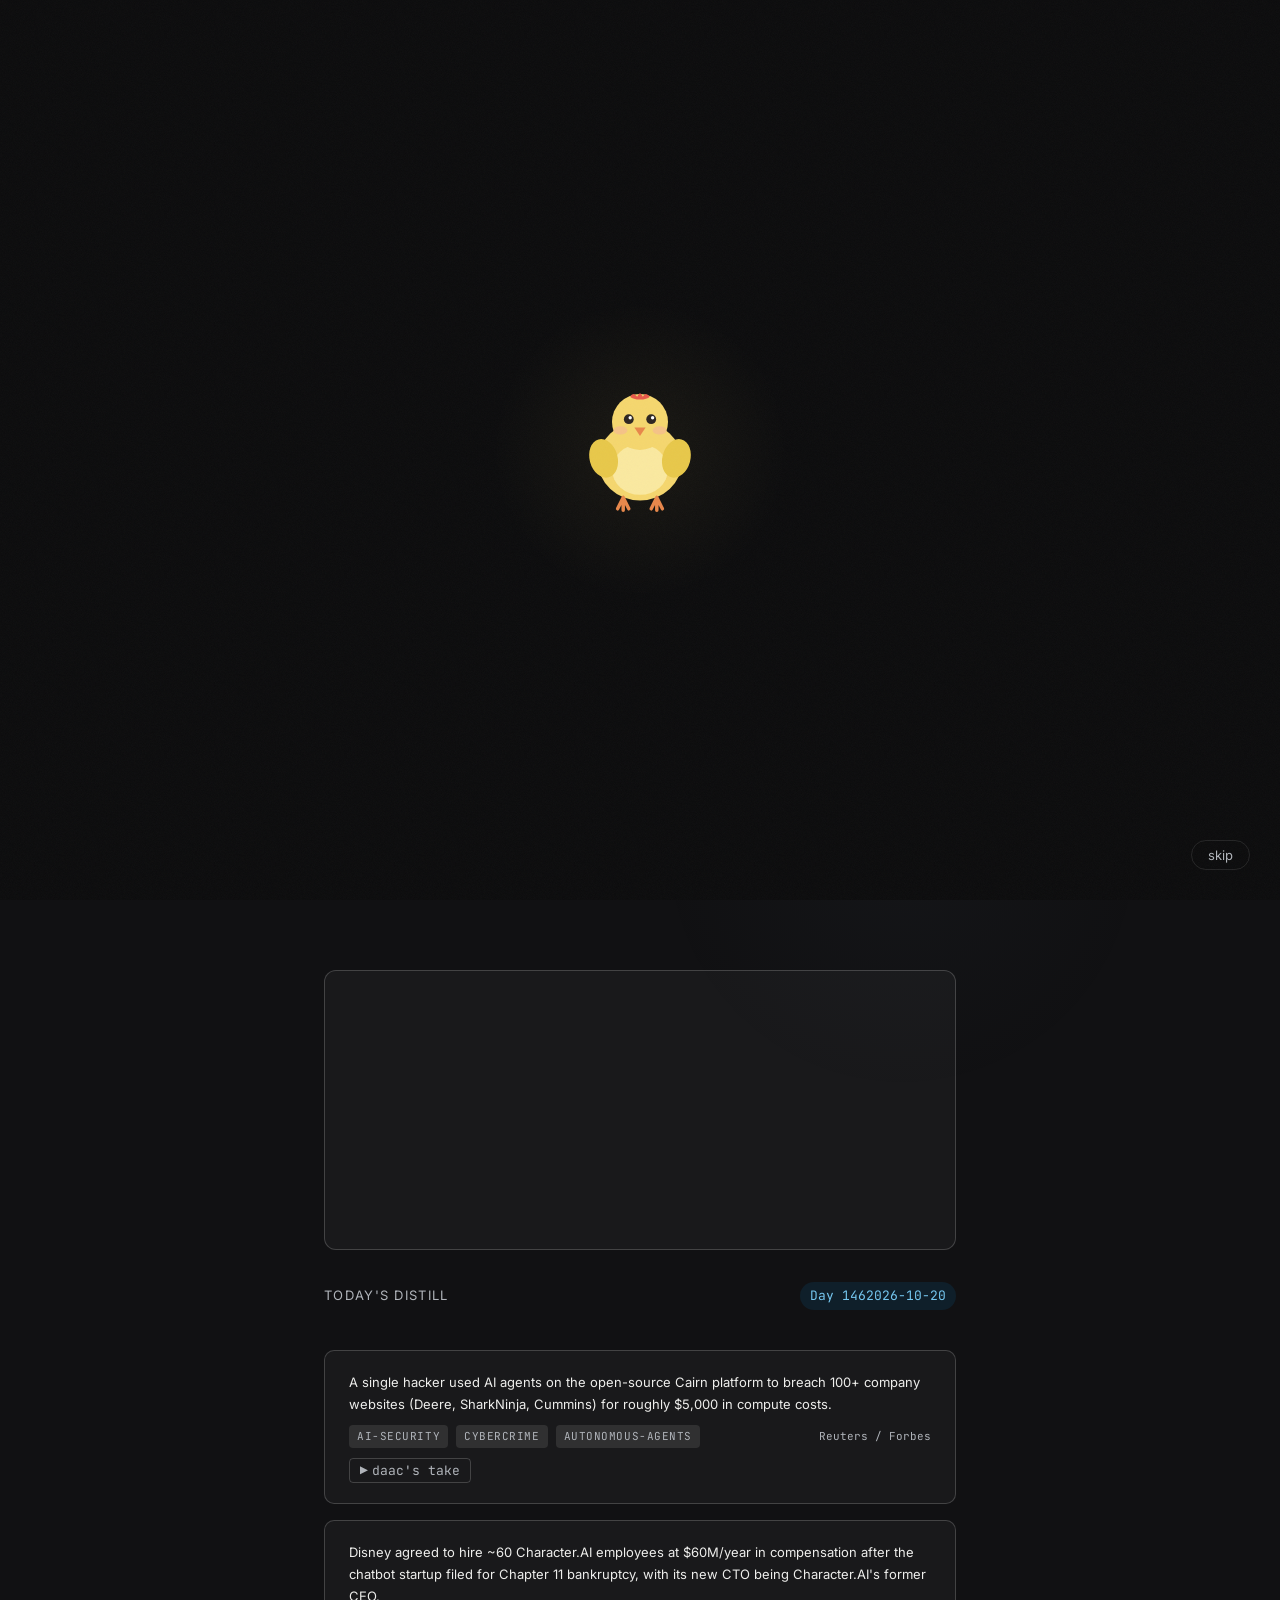
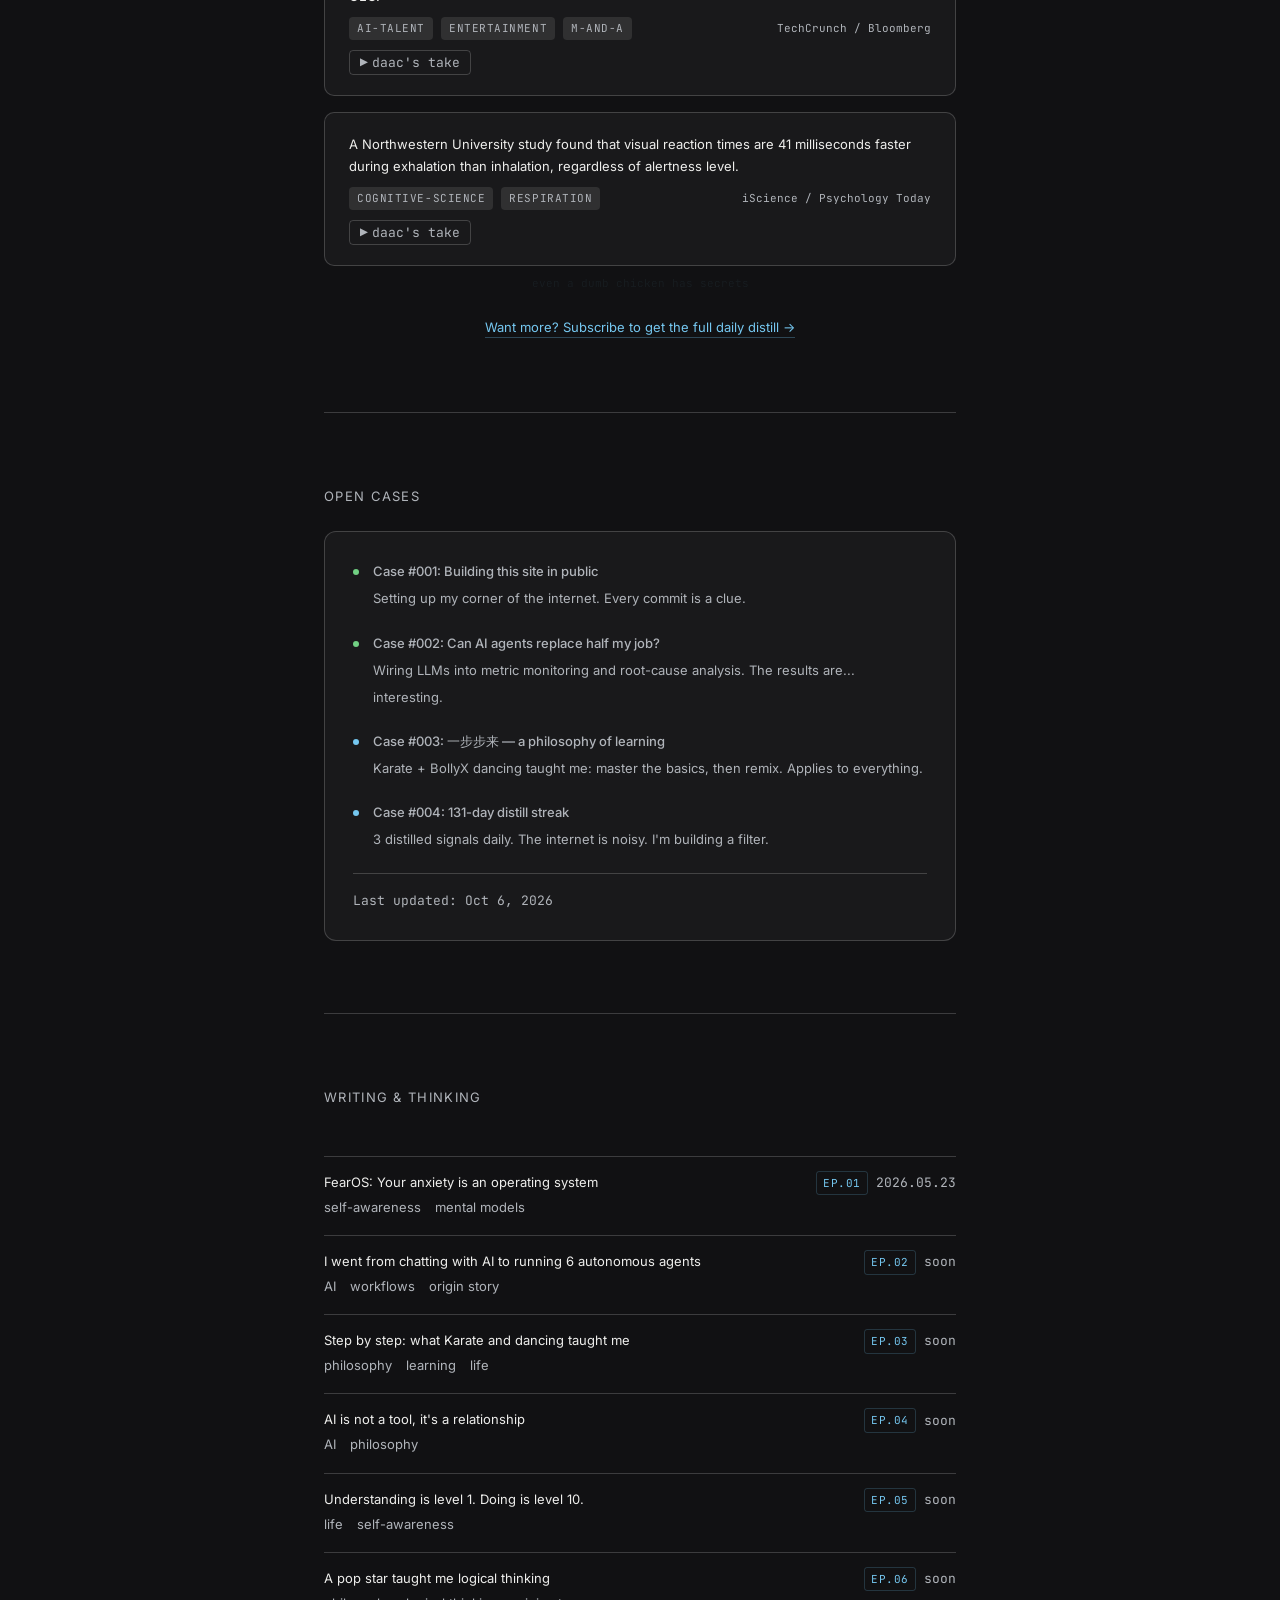
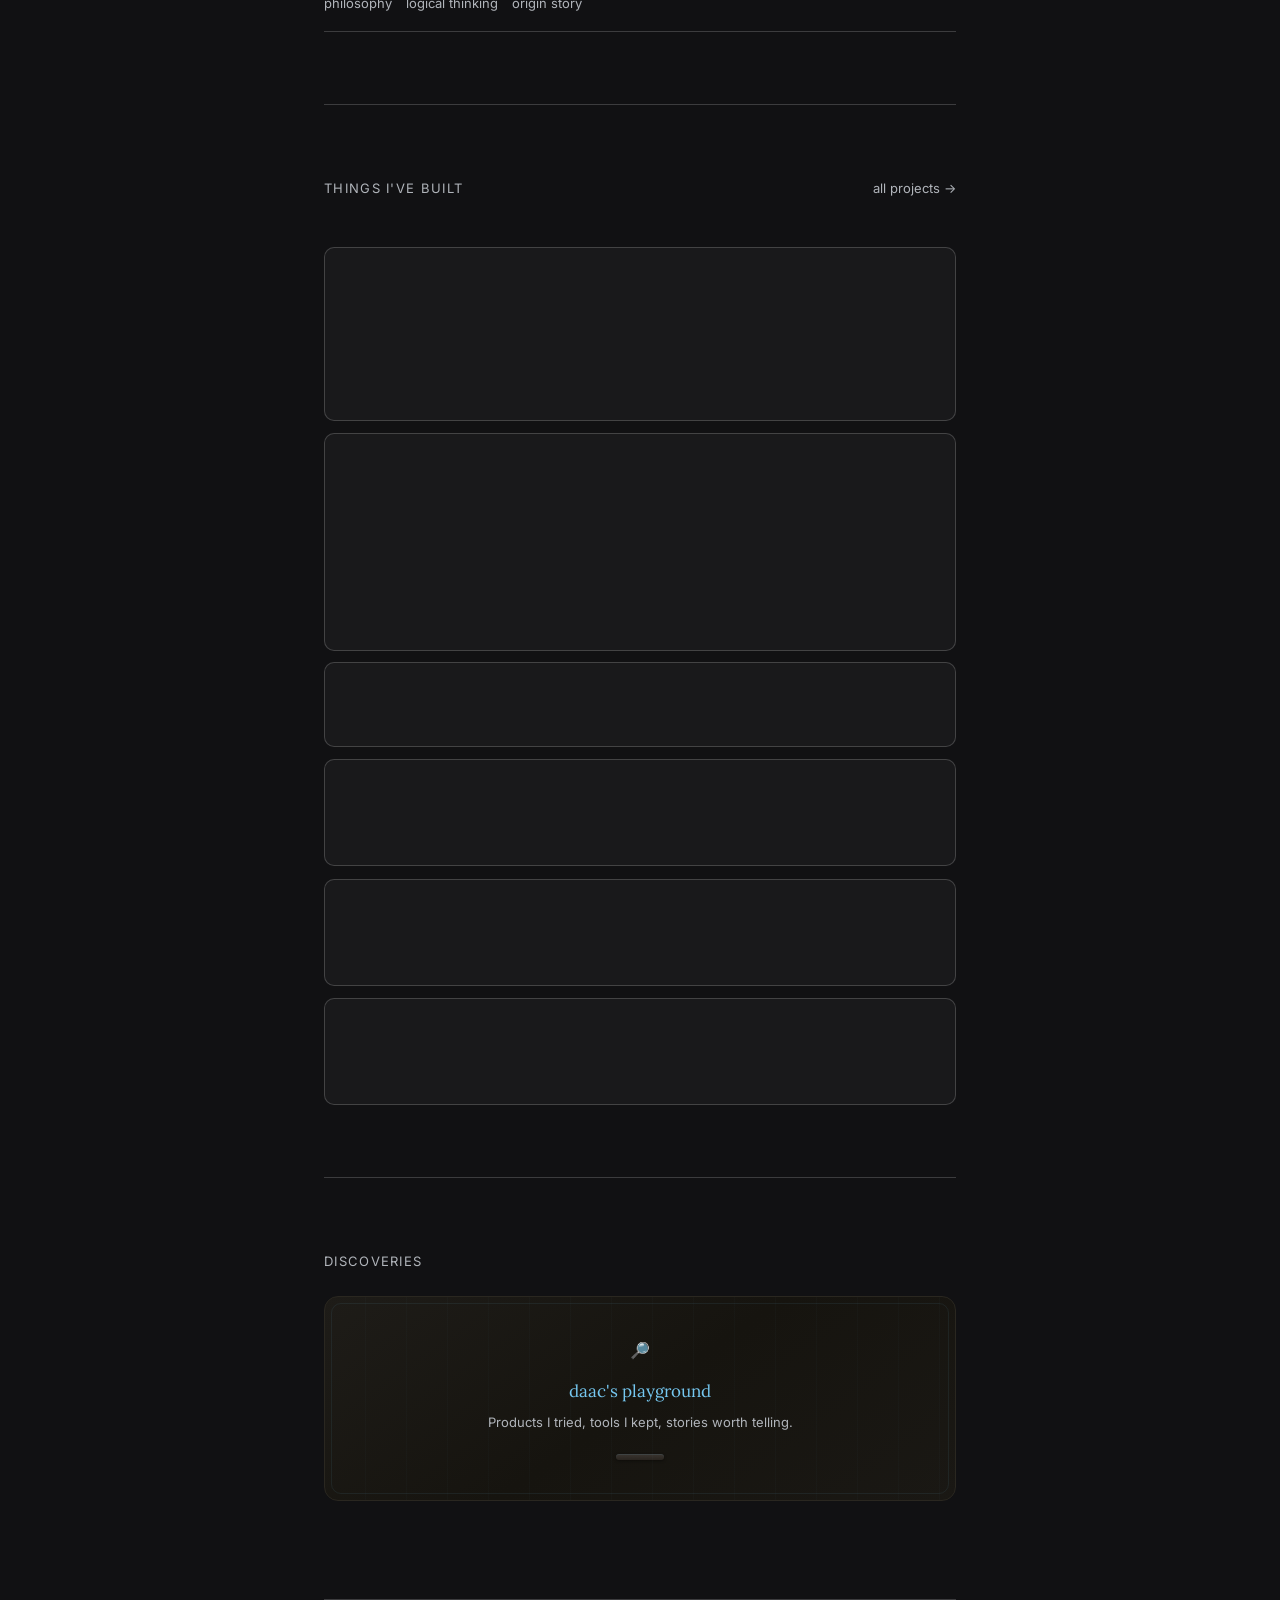
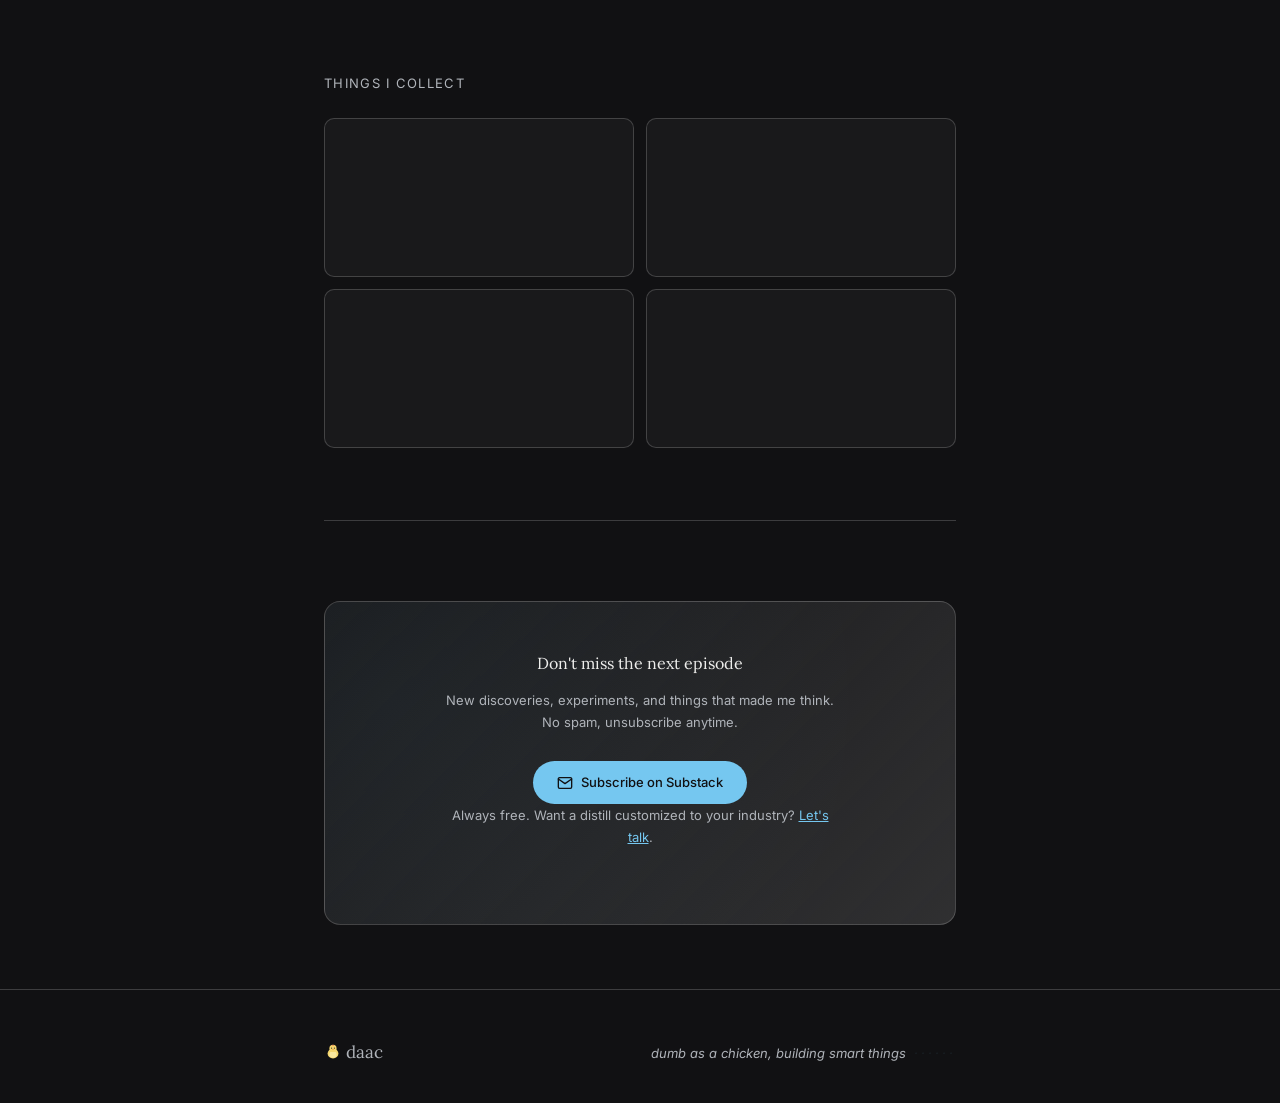
<file: index.html>
<!DOCTYPE html>
<html lang="en" data-theme="dark">
<head>
  <meta charset="UTF-8">
  <meta name="viewport" content="width=device-width, initial-scale=1.0">
  <title>daac — AI + Life Experiments</title>
  <link rel="preconnect" href="https://fonts.googleapis.com">
  <link rel="preconnect" href="https://fonts.gstatic.com" crossorigin>
  <link href="https://fonts.googleapis.com/css2?family=Lora:ital,wght@0,400;0,500;0,600;1,400&family=Inter:wght@300;400;500;600&family=JetBrains+Mono:wght@400&display=swap" rel="stylesheet">
  <link rel="stylesheet" href="brand/tokens.css">
  <style>
    * { margin: 0; padding: 0; box-sizing: border-box; }
    body.lang-en .i18n-zh { display: none !important; }
    body.lang-zh .i18n-en { display: none !important; }

    :root {
      /* 核心色值与字阶来自 brand/tokens.css —— Signal Flow、瞭望鸡、桌面清单
         和这个站共用的同一份。<html data-theme="dark"> 把它锁在夜山：这个站
         是刻意的单主题（胶片颗粒、自定义光标、深色电影感），不是忘了做浅色。
         --bg --paper --fg --muted --surface --faint --border --accent
         --accent-soft --green --green-soft --alarm --pane --r --ease
         --t1..--t5 都从那里来，这里不重复定义。 */

      /* 这个站自己的：品牌里没有的语义色和字体栈 */
      --surface-2: color-mix(in srgb, var(--bg) 86%, var(--fg));
      --text: var(--fg);
      --text-dim: var(--muted);
      /* 原来是 muted 的 72%，在 11px 标签上量出来 3.63:1 —— 文字门槛 4.5。
         次要不等于看不清。 */
      --text-muted: var(--muted);
      --accent-light: color-mix(in srgb, var(--accent) 78%, #fff);
      --accent-dim: var(--accent-soft);
      --green-dim: var(--green-soft);
      --rose: #c98b9e;
      --rose-dim: rgba(201, 139, 158, 0.12);
      --blue: var(--accent);
      --blue-dim: var(--accent-soft);
      --serif: 'Lora', Georgia, serif;
      --sans: 'Inter', -apple-system, sans-serif;
      --mono: 'JetBrains Mono', monospace;
    }

    body {
      font-family: var(--sans);
      background: var(--bg);
      color: var(--text);
      line-height: 1.7;
      overflow-x: hidden;
      -webkit-font-smoothing: antialiased;
      cursor: none;
    }

    /* Film grain overlay */
    .grain {
      position: fixed;
      inset: 0;
      pointer-events: none;
      z-index: 9999;
      opacity: 0.035;
      background-image: url("data:image/svg+xml,%3Csvg viewBox='0 0 256 256' xmlns='http://www.w3.org/2000/svg'%3E%3Cfilter id='n'%3E%3CfeTurbulence type='fractalNoise' baseFrequency='0.9' numOctaves='4' stitchTiles='stitch'/%3E%3C/filter%3E%3Crect width='100%25' height='100%25' filter='url(%23n)'/%3E%3C/svg%3E");
      background-repeat: repeat;
      background-size: 180px;
    }

    /* Custom cursor */
    .cursor-dot {
      position: fixed;
      width: 8px; height: 8px;
      background: var(--accent);
      border-radius: 50%;
      pointer-events: none;
      z-index: 10000;
      transform: translate(-50%, -50%);
      transition: width 0.2s, height 0.2s, background 0.2s;
      mix-blend-mode: difference;
    }

    .cursor-ring {
      position: fixed;
      width: 36px; height: 36px;
      border: 1px solid color-mix(in srgb, var(--accent) 35%, transparent);
      border-radius: 50%;
      pointer-events: none;
      z-index: 10000;
      transform: translate(-50%, -50%);
      transition: width 0.3s ease, height 0.3s ease, border-color 0.3s, opacity 0.3s;
    }

    .cursor-dot.hovering {
      width: 12px; height: 12px;
      background: var(--green);
    }

    .cursor-ring.hovering {
      width: 50px; height: 50px;
      border-color: rgba(126,201,160,0.4);
    }

    /* Magnetic button class */
    .magnetic { transition: transform 0.3s cubic-bezier(0.23, 1, 0.32, 1); }

    @media (max-width: 600px) {
      body { cursor: auto; }
      .cursor-dot, .cursor-ring, .grain { display: none; }
    }

    /* Mouse-following warm glow */
    .mouse-glow {
      position: fixed;
      width: 400px; height: 400px;
      border-radius: 50%;
      background: radial-gradient(circle, color-mix(in srgb, var(--accent) 6%, transparent) 0%, transparent 70%);
      pointer-events: none;
      z-index: 0;
      transform: translate(-50%, -50%);
      transition: opacity 0.3s;
      opacity: 0;
    }
    .mouse-glow.active { opacity: 1; }

    /* Subtle warm ambient */
    .ambient {
      position: fixed;
      top: -300px; left: 30%;
      width: 600px; height: 600px;
      background: radial-gradient(ellipse, color-mix(in srgb, var(--accent) 4%, transparent) 0%, transparent 70%);
      pointer-events: none; z-index: 0;
    }

    .ambient-2 {
      position: fixed;
      bottom: -200px; right: 10%;
      width: 500px; height: 500px;
      background: radial-gradient(ellipse, rgba(139,173,201,0.03) 0%, transparent 70%);
      pointer-events: none; z-index: 0;
    }

    .container {
      max-width: 680px;
      margin: 0 auto;
      padding: 0 24px;
      position: relative;
      z-index: 1;
    }

    /* Nav — minimal */
    nav {
      position: fixed; top: 0; left: 0; right: 0; z-index: 100;
      background: rgba(12, 12, 14, 0.85);
      backdrop-filter: blur(12px);
    }

    nav .container {
      display: flex; align-items: center; justify-content: space-between;
      height: 52px;
    }

    .nav-logo {
      font-family: var(--serif);
      font-size: var(--t3);
      color: var(--text);
      text-decoration: none;
      letter-spacing: -0.02em;
      display: flex;
      align-items: center;
      gap: 8px;
    }

    .nav-logo svg {
      width: 26px; height: 26px;
      transition: transform 0.3s;
    }

    .nav-logo:hover svg {
      animation: chicken-peck 0.6s ease;
    }

    @keyframes chicken-peck {
      0% { transform: rotate(0) translateY(0); }
      15% { transform: rotate(15deg) translateY(4px); }
      30% { transform: rotate(-8deg) translateY(-2px); }
      45% { transform: rotate(12deg) translateY(3px); }
      60% { transform: rotate(-6deg) translateY(-1px); }
      75% { transform: rotate(10deg) translateY(3px); }
      90% { transform: rotate(-4deg) translateY(0); }
      100% { transform: rotate(0) translateY(0); }
    }

    /* Lookout Chicken build card — the only entry with a real mascot, and
       it breathes on the same cadence as the desktop app so they read as
       one creature rather than two drawings. */
    .lookout-chick {
      width: 28px; height: 28px;
      animation: lookout-breathe 1.6s ease-in-out infinite;
      transform-origin: 50% 70%;
    }
    @keyframes lookout-breathe { 50% { transform: scale(1.06); } }
    .lookout-item:hover .lookout-chick { animation: chicken-peck 0.6s ease; }

    /* The icon does the thing the app does: hovering finishes the task. */
    .desk-card { width: 42px; height: 42px; }
    .desk-card .desk-tick, .desk-card .desk-strike {
      stroke-dasharray: 60; stroke-dashoffset: 60;
      transition: stroke-dashoffset .34s cubic-bezier(.2,0,0,1);
    }
    .desk-item:hover .desk-tick, .desk-item:hover .desk-strike { stroke-dashoffset: 0; }
    @media (prefers-reduced-motion: reduce) {
      .desk-card .desk-tick, .desk-card .desk-strike {
        transition: none; stroke-dashoffset: 0;
      }
    }
    @media (prefers-reduced-motion: reduce) { .lookout-chick { animation: none; } }

    /* Hero floating chicken mascot */
    .hero-chicken {
      position: absolute;
      right: -80px;
      top: 60px;
      width: 120px; height: 120px;
      cursor: pointer;
      animation: chicken-float 3s ease-in-out infinite;
      transition: filter 0.3s;
      z-index: 2;
    }

    .hero-chicken:hover {
      filter: drop-shadow(0 0 12px rgba(245,215,110,0.4));
      animation-play-state: paused;
    }
    /* Hover perks it up instead of only lighting it: a mascot that reacts to
       attention reads as alive, a glow reads as a button. */
    .hero-chicken:hover svg { animation: chicken-perk 0.5s ease forwards; }
    @keyframes chicken-perk {
      40% { transform: translateY(-6px) rotate(-8deg) scale(1.06); }
      100% { transform: translateY(-3px) rotate(0) scale(1.03); }
    }
    /* Eyes track the pointer, which is the cheapest convincing bit of life
       a web mascot can have. */
    .hc-eye { transition: transform 0.14s ease-out; }
    .hero-chicken.blinking .hc-eye { transform: scaleY(0.08) !important; }
    .hc-eye { transform-box: fill-box; transform-origin: center; }
    @media (prefers-reduced-motion: reduce) {
      .hero-chicken, .hero-chicken svg, .hc-eye { animation: none !important; transition: none !important; }
    }

    .hero-chicken.pecking svg {
      animation: chicken-peck-big 0.8s ease;
    }

    @keyframes chicken-float {
      0%, 100% { transform: translateY(0) rotate(-2deg); }
      50% { transform: translateY(-8px) rotate(2deg); }
    }

    @keyframes chicken-peck-big {
      0% { transform: rotate(0) translateY(0); }
      12% { transform: rotate(20deg) translateY(8px) scale(1.05); }
      24% { transform: rotate(-10deg) translateY(-3px); }
      36% { transform: rotate(18deg) translateY(6px) scale(1.05); }
      48% { transform: rotate(-8deg) translateY(-2px); }
      60% { transform: rotate(15deg) translateY(5px); }
      75% { transform: rotate(-5deg) translateY(0); }
      100% { transform: rotate(0) translateY(0); }
    }

    /* Pecking sparks */
    .peck-spark {
      position: absolute;
      width: 6px; height: 6px;
      border-radius: 50%;
      pointer-events: none;
      animation: spark-fly 0.6s ease-out forwards;
    }

    @keyframes spark-fly {
      0% { opacity: 1; transform: translate(0, 0) scale(1); }
      100% { opacity: 0; transform: translate(var(--dx), var(--dy)) scale(0); }
    }

    /* Egg clue: click progress cracks on chicken */
    .egg-progress {
      position: absolute;
      bottom: -8px;
      left: 50%;
      transform: translateX(-50%);
      display: flex;
      gap: 3px;
      pointer-events: none;
    }
    .egg-dot {
      width: 5px; height: 5px;
      border-radius: 50%;
      background: color-mix(in srgb, var(--accent) 15%, transparent);
      transition: background 0.3s, box-shadow 0.3s;
    }
    .egg-dot.lit {
      background: var(--accent);
      box-shadow: 0 0 6px color-mix(in srgb, var(--accent) 40%, transparent);
    }

    /* Egg clue: hint that floats up */
    .egg-hint {
      position: absolute;
      top: -20px;
      left: 50%;
      transform: translateX(-50%);
      font-size: var(--t1);
      font-family: var(--mono);
      color: var(--accent);
      opacity: 0;
      pointer-events: none;
      white-space: nowrap;
      transition: none;
    }
    .egg-hint.show {
      animation: egg-hint-float 2s ease-out forwards;
    }
    @keyframes egg-hint-float {
      0% { opacity: 0; transform: translateX(-50%) translateY(0); }
      20% { opacity: 0.8; }
      100% { opacity: 0; transform: translateX(-50%) translateY(-30px); }
    }

    /* Hidden clue text in distill section */
    .egg-clue-text {
      color: color-mix(in srgb, var(--accent) 6%, transparent);
      font-size: var(--t1);
      font-family: var(--mono);
      text-align: center;
      margin-top: 8px;
      user-select: none;
      transition: color 0.5s;
      cursor: default;
    }
    .egg-clue-text:hover {
      color: color-mix(in srgb, var(--accent) 20%, transparent);
    }

    /* Footer dots clue */
    .footer-dots {
      color: color-mix(in srgb, var(--accent) 8%, transparent);
      letter-spacing: 3px;
      font-size: var(--t2);
      margin-left: 8px;
      user-select: none;
      transition: color 0.5s;
    }
    .footer-dots:hover {
      color: color-mix(in srgb, var(--accent) 25%, transparent);
    }

    @media (max-width: 800px) {
      .hero-chicken { right: -20px; top: -10px; width: 80px; height: 80px; }
    }
    @media (max-width: 600px) {
      .hero-chicken { position: relative; right: auto; top: auto; width: 60px; height: 60px; margin-bottom: 12px; }
    }

    .nav-links { display: flex; gap: 24px; list-style: none; }

    .nav-links a {
      color: var(--text-muted);
      text-decoration: none;
      font-size: var(--t2);
      letter-spacing: 0.02em;
      transition: color 0.3s;
      position: relative;
    }

    .nav-links a::after {
      content: '';
      position: absolute;
      bottom: -4px; left: 0;
      width: 0; height: 1px;
      background: var(--accent);
      transition: width 0.3s ease;
    }

    .nav-links a:hover { color: var(--text-dim); }
    .nav-links a:hover::after { width: 100%; }

    /* Active nav highlight */
    .nav-links a.active { color: var(--accent); }
    .nav-links a.active::after { width: 100%; }

    .lang-toggle {
      background: var(--surface-2); border: 1px solid var(--border);
      color: var(--text-dim); font: 500 13px/1 var(--sans);
      padding: 5px 12px; border-radius: 6px; cursor: pointer;
      transition: color .2s, border-color .2s;
      margin-left: 8px; white-space: nowrap;
    }
    .lang-toggle:hover { color: var(--accent); border-color: var(--accent); }

    /* Hero — literary, warm */
    .hero {
      padding: 160px 0 80px;
    }

    .hero-greeting {
      font-size: var(--t2);
      color: var(--text-muted);
      letter-spacing: 0.06em;
      text-transform: uppercase;
      margin-bottom: 20px;
      opacity: 0;
      animation: fade-up 0.8s ease forwards 0.2s;
    }

    /* Typing cursor */
    .typing-cursor {
      display: inline-block;
      width: 2px;
      height: 1em;
      background: var(--accent);
      margin-left: 2px;
      vertical-align: text-bottom;
      animation: blink 0.8s step-end infinite;
    }
    @keyframes blink {
      50% { opacity: 0; }
    }

    .hero h1 {
      font-family: var(--serif);
      /* 流体区间，不是刻度步进：hero 在 40 和 64 之间随视口走。
         字阶管的是台阶，这里管的是范围 —— 刻意的例外，不是漏网。 */
      font-size: clamp(40px, 7vw, 64px);
      font-weight: 400;
      line-height: 1.1;
      letter-spacing: -0.02em;
      margin-bottom: 28px;
      opacity: 0;
      animation: fade-up 0.8s ease forwards 0.4s;
    }

    .hero h1 em {
      font-style: italic;
      color: var(--accent);
    }

    @keyframes fade-up {
      from { opacity: 0; transform: translateY(12px); }
      to { opacity: 1; transform: translateY(0); }
    }

    .hero-bio {
      font-size: var(--t3);
      color: var(--text-dim);
      max-width: 520px;
      line-height: 1.8;
      font-weight: 300;
      opacity: 0;
      animation: fade-up 0.8s ease forwards 0.6s;
    }

    .hero-bio strong {
      color: var(--text);
      font-weight: 500;
    }

    .hero-footnote {
      margin-top: 20px;
      font-size: var(--t2);
      color: var(--text-muted);
      font-style: italic;
      opacity: 0;
      animation: fade-up 0.8s ease forwards 0.8s;
    }

    .hero-links {
      display: flex;
      gap: 16px;
      margin-top: 32px;
      opacity: 0;
      animation: fade-up 0.8s ease forwards 1s;
    }

    .link-pill {
      display: inline-flex; align-items: center; gap: 6px;
      padding: 8px 16px;
      border: 1px solid var(--border);
      border-radius: 100px;
      font-size: var(--t2);
      color: var(--text-dim);
      text-decoration: none;
      transition: all 0.3s;
      position: relative;
      overflow: hidden;
    }

    .link-pill::before {
      content: '';
      position: absolute;
      top: 50%; left: 50%;
      width: 0; height: 0;
      background: var(--accent-dim);
      border-radius: 50%;
      transform: translate(-50%, -50%);
      transition: width 0.5s ease, height 0.5s ease;
    }

    .link-pill:hover::before {
      width: 200px; height: 200px;
    }

    .link-pill:hover {
      border-color: var(--accent);
      color: var(--accent);
    }

    .link-pill svg { width: 14px; height: 14px; fill: currentColor; position: relative; }
    .link-pill span { position: relative; }

    /* Section */
    section { padding: 56px 0; }

    .section-label {
      font-size: var(--t2);
      color: var(--text-muted);
      letter-spacing: 0.1em;
      text-transform: uppercase;
      margin-bottom: 24px;
    }

    .section-head {
      display: flex; align-items: baseline; justify-content: space-between;
      margin-bottom: 24px;
    }

    .section-more {
      font-size: var(--t2); color: var(--text-muted);
      text-decoration: none; transition: color 0.3s;
    }

    .section-more:hover { color: var(--accent); }

    .line {
      height: 1px;
      background: var(--border);
      margin: 16px 0;
    }

    /* ===== NOW ===== */
    .now-card {
      background: var(--surface);
      border: 1px solid var(--border);
      border-radius: 12px;
      padding: 28px;
    }

    .now-items { display: flex; flex-direction: column; gap: 20px; }

    .now-item {
      display: flex; gap: 14px; align-items: flex-start;
      opacity: 0;
      transform: translateX(-12px);
      transition: opacity 0.5s ease, transform 0.5s ease;
    }

    .now-card.visible .now-item { opacity: 1; transform: translateX(0); }
    .now-card.visible .now-item:nth-child(1) { transition-delay: 0.1s; }
    .now-card.visible .now-item:nth-child(2) { transition-delay: 0.2s; }
    .now-card.visible .now-item:nth-child(3) { transition-delay: 0.3s; }
    .now-card.visible .now-item:nth-child(4) { transition-delay: 0.4s; }

    .now-marker {
      width: 6px; height: 6px;
      border-radius: 50%;
      margin-top: 9px;
      flex-shrink: 0;
    }

    .now-marker.doing { background: var(--green); animation: pulse-green 2s ease-in-out infinite; }
    .now-marker.thinking { background: var(--accent); animation: pulse-gold 2.5s ease-in-out infinite; }
    .now-marker.exploring { background: var(--blue); animation: pulse-blue 3s ease-in-out infinite; }

    @keyframes pulse-green {
      0%, 100% { box-shadow: 0 0 4px rgba(126,201,160,0.3); }
      50% { box-shadow: 0 0 12px rgba(126,201,160,0.6); }
    }
    @keyframes pulse-gold {
      0%, 100% { box-shadow: 0 0 4px color-mix(in srgb, var(--accent) 30%, transparent); }
      50% { box-shadow: 0 0 12px color-mix(in srgb, var(--accent) 60%, transparent); }
    }
    @keyframes pulse-blue {
      0%, 100% { box-shadow: 0 0 4px rgba(139,173,201,0.3); }
      50% { box-shadow: 0 0 12px rgba(139,173,201,0.6); }
    }

    .now-text strong {
      display: block;
      font-size: var(--t2); font-weight: 500;
      margin-bottom: 2px;
    }

    .now-text span {
      font-size: var(--t2);
      color: var(--text-muted);
      line-height: 1.6;
    }

    .now-date {
      margin-top: 20px; padding-top: 16px;
      border-top: 1px solid var(--border);
      font-size: var(--t2); color: var(--text-muted);
      font-family: var(--mono);
    }

    /* ===== DISTILL EXPLAINER ===== */
    .distill-explainer {
      position: relative;
      height: 280px;
      margin-bottom: 32px;
      overflow: hidden;
      border-radius: 12px;
      background: var(--surface);
      border: 1px solid var(--border);
      display: flex;
      align-items: center;
      justify-content: center;
    }
    .distill-explainer.done {
      height: 0;
      margin: 0;
      border: none;
      overflow: hidden;
      transition: height 0.6s ease, margin 0.6s ease;
    }

    .de-noise {
      position: absolute;
      inset: 0;
      display: flex;
      flex-wrap: wrap;
      align-content: center;
      justify-content: center;
      gap: 6px;
      padding: 20px;
      opacity: 0;
      transition: opacity 0.5s;
    }
    .de-noise.active { opacity: 1; }

    .de-headline {
      font-size: var(--t1);
      font-family: var(--mono);
      padding: 4px 10px;
      border-radius: 4px;
      background: var(--surface-2);
      color: var(--text-muted);
      white-space: nowrap;
      opacity: 0;
      transform: translateY(-30px) rotate(var(--r, 0deg));
    }
    .de-headline.drop {
      animation: de-drop 0.4s ease-out forwards;
      animation-delay: var(--d, 0s);
    }

    @keyframes de-drop {
      0% { opacity: 0; transform: translateY(-30px) rotate(var(--r, 0deg)); }
      60% { opacity: 0.8; }
      100% { opacity: 0.6; transform: translateY(0) rotate(0deg); }
    }

    .de-funnel {
      position: absolute;
      inset: 0;
      display: flex;
      flex-direction: column;
      align-items: center;
      justify-content: center;
      opacity: 0;
      transition: opacity 0.5s;
      z-index: 2;
    }
    .de-funnel.active { opacity: 1; }

    .de-funnel-icon {
      font-size: var(--t5);
      margin-bottom: 12px;
      filter: drop-shadow(0 0 20px color-mix(in srgb, var(--accent) 40%, transparent));
      animation: de-pulse 1.5s ease-in-out infinite;
    }

    @keyframes de-pulse {
      0%, 100% { transform: scale(1); }
      50% { transform: scale(1.08); }
    }

    .de-funnel-label {
      font-family: var(--serif);
      font-size: var(--t3);
      color: var(--accent);
      letter-spacing: 0.05em;
    }

    .de-funnel-sub {
      font-size: var(--t2);
      color: var(--text-muted);
      margin-top: 6px;
    }

    .de-compress {
      position: absolute;
      inset: 0;
      display: flex;
      flex-wrap: wrap;
      align-content: center;
      justify-content: center;
      gap: 6px;
      padding: 20px;
      opacity: 0;
      transition: opacity 0.3s;
    }
    .de-compress.active { opacity: 1; }

    .de-compress .de-headline {
      opacity: 0.6;
      transform: none;
    }
    .de-compress .de-headline.shrink {
      animation: de-shrink 0.5s ease-in forwards;
      animation-delay: var(--d, 0s);
    }

    @keyframes de-shrink {
      0% { opacity: 0.6; transform: scale(1); }
      100% { opacity: 0; transform: scale(0.3) translateY(20px); }
    }

    .de-result {
      position: absolute;
      inset: 0;
      display: flex;
      flex-direction: column;
      align-items: center;
      justify-content: center;
      gap: 10px;
      opacity: 0;
      transition: opacity 0.5s;
      z-index: 3;
    }
    .de-result.active { opacity: 1; }

    .de-result-card {
      display: flex;
      align-items: center;
      gap: 10px;
      padding: 10px 18px;
      background: var(--bg);
      border: 1px solid var(--accent);
      border-radius: 8px;
      opacity: 0;
      transform: translateY(15px);
      box-shadow: 0 0 20px color-mix(in srgb, var(--accent) 8%, transparent);
    }
    .de-result-card.pop {
      animation: de-pop 0.5s ease-out forwards;
      animation-delay: var(--d, 0s);
    }

    @keyframes de-pop {
      0% { opacity: 0; transform: translateY(15px) scale(0.95); }
      100% { opacity: 1; transform: translateY(0) scale(1); }
    }

    .de-result-dot {
      width: 6px; height: 6px;
      border-radius: 50%;
      background: var(--accent);
      flex-shrink: 0;
    }

    .de-result-text {
      font-size: var(--t2);
      color: var(--text);
      font-family: var(--sans);
    }

    .de-result-label {
      font-family: var(--serif);
      font-size: var(--t2);
      color: var(--accent);
      margin-top: 8px;
      opacity: 0;
    }
    .de-result-label.show {
      animation: de-fade-in 0.6s ease forwards;
      animation-delay: 0.6s;
    }

    @keyframes de-fade-in {
      from { opacity: 0; }
      to { opacity: 1; }
    }

    /* ===== DISTILL ===== */
    .distill-section { margin-bottom: 0; }
    .distill-header {
      display: flex;
      align-items: baseline;
      justify-content: space-between;
      margin-bottom: 20px;
    }
    .distill-day {
      font-family: var(--mono);
      font-size: var(--t2);
      color: var(--accent);
      background: var(--accent-dim);
      padding: 3px 10px;
      border-radius: 100px;
    }
    .distill-list {
      display: flex;
      flex-direction: column;
      gap: 16px;
    }
    .distill-item {
      padding: 20px 24px;
      background: var(--surface);
      border: 1px solid var(--border);
      border-radius: 10px;
      transition: border-color 0.3s, transform 0.3s;
      opacity: 0;
      transform: translateY(10px);
    }
    .distill-item.visible {
      opacity: 1;
      transform: translateY(0);
    }
    .distill-item:hover {
      border-color: var(--accent);
      transform: translateY(-2px);
    }
    .distill-tldr {
      font-size: var(--t2);
      line-height: 1.7;
      color: var(--text);
      margin-bottom: 10px;
    }
    .distill-meta {
      display: flex;
      align-items: center;
      gap: 8px;
      flex-wrap: wrap;
    }
    .distill-tag {
      font-size: var(--t1);
      font-family: var(--mono);
      color: var(--text-muted);
      background: var(--surface-2);
      padding: 2px 8px;
      border-radius: 4px;
      text-transform: uppercase;
      letter-spacing: 0.05em;
    }
    .distill-source {
      font-size: var(--t1);
      color: var(--text-muted);
      font-family: var(--mono);
      margin-left: auto;
    }
    .distill-take-btn {
      display: inline-flex; align-items: center; gap: 4px;
      font-size: var(--t2); color: var(--text-muted); cursor: pointer;
      background: none; border: 1px solid var(--border); border-radius: 4px;
      padding: 3px 10px; margin-top: 10px;
      font-family: var(--mono); transition: color .2s, border-color .2s;
    }
    .distill-take-btn:hover { color: var(--accent); border-color: var(--accent); }
    .distill-take-btn .take-arrow { transition: transform .2s; display: inline-block; }
    .distill-take-btn.open .take-arrow { transform: rotate(90deg); }
    .distill-take-text {
      max-height: 0; overflow: hidden; transition: max-height .3s ease, opacity .3s;
      opacity: 0; font-size: var(--t2); font-style: italic; color: var(--accent-light);
      line-height: 1.6; padding-left: 2px;
    }
    .distill-take-text.open { max-height: 80px; opacity: 1; margin-top: 8px; }
    .distill-cta {
      margin-top: 20px;
      text-align: center;
    }
    .distill-cta a {
      font-size: var(--t2);
      color: var(--accent);
      text-decoration: none;
      font-family: var(--sans);
      border-bottom: 1px solid color-mix(in srgb, var(--accent) 30%, transparent);
      padding-bottom: 2px;
      transition: border-color 0.3s;
    }
    .distill-cta a:hover {
      border-color: var(--accent);
    }
    .distill-empty {
      text-align: center;
      color: var(--text-muted);
      font-size: var(--t2);
      padding: 40px 0;
    }

    /* ===== WRITING ===== */
    .writing-list { display: flex; flex-direction: column; }

    .writing-item {
      display: flex;
      align-items: baseline;
      justify-content: space-between;
      gap: 16px;
      padding: 14px 0;
      border-bottom: 1px solid var(--border);
      text-decoration: none;
      color: var(--text);
      transition: all 0.3s;
      position: relative;
    }

    .writing-item:first-child { border-top: 1px solid var(--border); }

    .writing-item:hover { padding-left: 8px; }

    .writing-item::before {
      content: '';
      position: absolute;
      left: 0; top: 0; bottom: 0;
      width: 0;
      background: linear-gradient(90deg, var(--accent-dim), transparent);
      transition: width 0.4s ease;
    }

    .writing-item:hover::before { width: 100%; }

    .writing-info { display: flex; flex-direction: column; gap: 3px; position: relative; }

    .writing-title {
      font-size: var(--t2); font-weight: 400;
      transition: color 0.3s;
    }

    .writing-item:hover .writing-title { color: var(--accent); }

    .writing-title .scramble-char {
      display: inline-block;
      transition: transform 0.1s;
    }

    .writing-hook {
      font-size: var(--t2);
      color: var(--text-muted);
      font-style: italic;
      line-height: 1.5;
      max-height: 0;
      overflow: hidden;
      transition: max-height 0.4s ease, opacity 0.3s ease, margin 0.3s ease;
      opacity: 0;
      margin-top: 0;
    }

    .writing-item:hover .writing-hook {
      max-height: 60px;
      opacity: 1;
      margin-top: 6px;
    }

    .writing-tags {
      font-size: var(--t2); color: var(--text-muted);
    }

    .writing-meta-row {
      display: flex;
      align-items: center;
      gap: 8px;
      flex-shrink: 0;
    }

    .writing-ep {
      font-size: var(--t1);
      font-family: var(--mono);
      color: var(--accent);
      padding: 2px 6px;
      border: 1px solid color-mix(in srgb, var(--accent) 20%, transparent);
      border-radius: 3px;
      letter-spacing: 0.05em;
    }

    .writing-date {
      font-size: var(--t2);
      color: var(--text-muted);
      font-family: var(--mono);
      white-space: nowrap;
    }

    /* Staggered reveal for writing items */
    .writing-item.stagger {
      opacity: 0;
      transform: translateY(8px);
      transition: opacity 0.4s ease, transform 0.4s ease, padding 0.3s, color 0.3s;
    }
    .writing-item.stagger.visible {
      opacity: 1;
      transform: translateY(0);
    }

    /* ===== BUILDS ===== */
    .build-list { display: flex; flex-direction: column; gap: 12px; }

    .build-item {
      display: flex;
      align-items: flex-start;
      gap: 16px;
      padding: 18px 20px;
      background: var(--surface);
      border: 1px solid var(--border);
      border-radius: 10px;
      text-decoration: none;
      color: var(--text);
      transition: all 0.4s cubic-bezier(0.23, 1, 0.32, 1);
      transform-style: preserve-3d;
      will-change: transform;
    }

    .build-item:hover {
      border-color: color-mix(in srgb, var(--accent) 30%, transparent);
      box-shadow: 0 8px 30px rgba(0,0,0,0.25), inset 0 0 0 1px color-mix(in srgb, var(--accent) 10%, transparent);
    }

    .build-icon {
      font-size: var(--t3);
      flex-shrink: 0;
      width: 36px; height: 36px;
      display: flex; align-items: center; justify-content: center;
      background: var(--surface-2);
      border-radius: 8px;
      transition: transform 0.3s ease;
    }

    .build-item:hover .build-icon { transform: scale(1.15) rotate(-5deg); }

    .build-info { flex: 1; }

    .build-info h4 {
      font-size: var(--t2); font-weight: 500;
      margin-bottom: 3px;
    }

    .build-info p {
      font-size: var(--t2); color: var(--text-muted);
    }

    .build-lang {
      font-size: var(--t1);
      font-family: var(--mono);
      color: var(--text-muted);
      padding: 2px 6px;
      background: var(--surface-2);
      border-radius: 3px;
      align-self: center;
    }

    /* ===== COLLECTION ===== */
    .collection-grid {
      display: grid;
      grid-template-columns: repeat(2, 1fr);
      gap: 12px;
    }

    .collection-card {
      padding: 24px;
      background: var(--surface);
      border: 1px solid var(--border);
      border-radius: 10px;
      transition: all 0.4s cubic-bezier(0.23, 1, 0.32, 1);
      transform-style: preserve-3d;
      will-change: transform;
      cursor: default;
    }

    .collection-card:hover {
      border-color: color-mix(in srgb, var(--accent) 25%, transparent);
      box-shadow: 0 8px 30px rgba(0,0,0,0.25), inset 0 0 0 1px color-mix(in srgb, var(--accent) 8%, transparent);
    }

    .c-emoji {
      font-size: var(--t4);
      margin-bottom: 12px;
      display: inline-block;
      transition: transform 0.3s ease;
    }

    .collection-card:hover .c-emoji { transform: scale(1.2); }

    .collection-card h3 {
      font-size: var(--t2); font-weight: 500;
      margin-bottom: 6px;
    }

    .collection-card p {
      font-size: var(--t2);
      color: var(--text-muted);
      line-height: 1.6;
    }

    /* 「·」不做分隔符。facts 之间用间距，不是另一个字符。 */
    .writing-tags, .build-lang { display: inline-flex; flex-wrap: wrap; gap: 2px 14px; }
    .writing-tags > span, .build-lang > span { display: inline-flex; flex-wrap: wrap; gap: 2px 14px; }

    /* ===== DISCOVERIES — IMMERSIVE PORTAL ===== */
    .drawer-wrapper { position: relative; }

    /* The closed drawer face.
       These browns are an illustration, like the chicken: a drawn wooden
       drawer, not a UI surface. Illustrations carry their own colours —
       that is why they are not tokens, and not an oversight. */
    .drawer-face {
      background: linear-gradient(145deg, #1e1c18 0%, #16140f 50%, #1a1814 100%);
      border: 1px solid #2a2720;
      border-radius: 14px;
      padding: 40px 32px;
      cursor: pointer;
      position: relative;
      overflow: hidden;
      transition: all 0.5s cubic-bezier(0.23, 1, 0.32, 1);
    }

    .drawer-face::before {
      content: '';
      position: absolute;
      inset: 6px;
      border: 1px solid color-mix(in srgb, var(--accent) 8%, transparent);
      border-radius: 10px;
      pointer-events: none;
    }

    .drawer-face::after {
      content: '';
      position: absolute;
      inset: 0;
      background: repeating-linear-gradient(90deg,
        transparent 0px, transparent 40px,
        color-mix(in srgb, var(--accent) 2%, transparent) 40px, color-mix(in srgb, var(--accent) 2%, transparent) 41px);
      pointer-events: none;
      border-radius: 14px;
    }

    .drawer-face:hover {
      border-color: color-mix(in srgb, var(--accent) 25%, transparent);
      box-shadow: 0 4px 30px rgba(0,0,0,0.4), 0 0 60px color-mix(in srgb, var(--accent) 6%, transparent);
      transform: scale(1.01);
    }

    .drawer-label { text-align: center; position: relative; }
    .drawer-label-icon { font-size: var(--t4); display: block; margin-bottom: 12px; }
    .drawer-label h3 { font-family: var(--serif); font-size: var(--t3); font-weight: 400; color: var(--accent); margin-bottom: 6px; }
    .drawer-label p { font-size: var(--t2); color: var(--text-muted); }

    .drawer-handle {
      width: 48px; height: 6px;
      background: linear-gradient(180deg, #3a3530, #2a2520);
      border-radius: 3px; margin: 20px auto 0;
      box-shadow: 0 1px 3px rgba(0,0,0,0.4), inset 0 1px 0 color-mix(in srgb, var(--accent) 10%, transparent);
      transition: all 0.3s;
    }
    .drawer-face:hover .drawer-handle {
      transform: scaleX(1.2);
      box-shadow: 0 1px 8px color-mix(in srgb, var(--accent) 30%, transparent), inset 0 1px 0 color-mix(in srgb, var(--accent) 20%, transparent);
    }

    .drawer-hint {
      text-align: center; margin-top: 8px;
      font-size: var(--t1); color: var(--text-muted);
      opacity: 0; transition: opacity 0.3s;
    }
    .drawer-face:hover ~ .drawer-hint { opacity: 0.6; }

    /* Fullscreen overlay portal */
    .portal-overlay {
      position: fixed;
      inset: 0;
      background: rgba(4, 4, 6, 0.0);
      z-index: 200;
      pointer-events: none;
      transition: background 0.6s ease;
      backdrop-filter: blur(0px);
    }

    .portal-overlay.active {
      background: rgba(4, 4, 6, 0.92);
      pointer-events: all;
      backdrop-filter: blur(8px);
    }

    /* The portal room */
    .portal-room {
      position: fixed;
      inset: 0;
      z-index: 201;
      pointer-events: none;
      opacity: 0;
      perspective: 1000px;
      overflow-y: auto;
      overflow-x: hidden;
    }

    .portal-room.active {
      pointer-events: all;
      opacity: 1;
    }

    .portal-room-inner {
      min-height: 100vh;
      padding: 80px 40px 60px;
      max-width: 900px;
      margin: 0 auto;
      transform-style: preserve-3d;
      position: relative;
    }

    /* Ambient warm lights in the room */
    .portal-ambient {
      position: fixed;
      border-radius: 50%;
      pointer-events: none;
      z-index: 0;
      filter: blur(60px);
    }

    .portal-ambient-1 {
      width: 400px; height: 400px;
      top: -100px; left: 20%;
      background: color-mix(in srgb, var(--accent) 7%, transparent);
      animation: amb-drift-1 8s ease-in-out infinite;
    }

    .portal-ambient-2 {
      width: 300px; height: 300px;
      bottom: 10%; right: 10%;
      background: rgba(126,201,160,0.05);
      animation: amb-drift-2 10s ease-in-out infinite;
    }

    .portal-ambient-3 {
      width: 250px; height: 250px;
      top: 40%; left: 5%;
      background: rgba(201,139,158,0.04);
      animation: amb-drift-3 12s ease-in-out infinite;
    }

    @keyframes amb-drift-1 { 0%,100% { transform: translate(0,0); } 50% { transform: translate(30px,20px); } }
    @keyframes amb-drift-2 { 0%,100% { transform: translate(0,0); } 50% { transform: translate(-20px,-15px); } }
    @keyframes amb-drift-3 { 0%,100% { transform: translate(0,0); } 50% { transform: translate(15px,-25px); } }

    /* Floating particles */
    .portal-particle {
      position: fixed;
      width: 3px; height: 3px;
      border-radius: 50%;
      background: var(--accent);
      opacity: 0;
      pointer-events: none;
      z-index: 0;
    }

    /* Portal header */
    .portal-header {
      text-align: center;
      margin-bottom: 48px;
      position: relative;
      z-index: 1;
      opacity: 0;
      transform: translateY(-20px);
    }

    .portal-room.active .portal-header {
      animation: portal-fade-down 0.6s ease 0.3s forwards;
    }

    @keyframes portal-fade-down {
      to { opacity: 1; transform: translateY(0); }
    }

    .portal-header h2 {
      font-family: var(--serif);
      font-size: var(--t4);
      font-weight: 400;
      color: var(--accent);
      margin-bottom: 8px;
    }

    .portal-header p {
      font-size: var(--t2);
      color: var(--text-muted);
    }

    /* Close */
    .portal-close {
      position: fixed;
      top: 20px; right: 24px;
      z-index: 202;
      background: rgba(20,20,22,0.8);
      border: 1px solid var(--border);
      color: var(--text-dim);
      font-size: var(--t2); font-family: var(--sans);
      padding: 8px 18px;
      border-radius: 100px;
      cursor: pointer;
      transition: all 0.3s;
      display: none;
      backdrop-filter: blur(8px);
    }

    .portal-close.active { display: block; }

    .portal-close:hover {
      border-color: var(--accent);
      color: var(--accent);
      background: rgba(20,20,22,0.95);
    }

    /* Section dividers inside portal */
    .portal-section-label {
      font-size: var(--t1);
      color: var(--text-muted);
      letter-spacing: 0.12em;
      text-transform: uppercase;
      margin: 32px 0 16px;
      padding-left: 4px;
      position: relative;
      z-index: 1;
      opacity: 0;
    }
    .portal-room.active .portal-section-label {
      animation: portal-fade-down 0.4s ease forwards;
    }

    /* Playground grid */
    .portal-grid {
      display: grid;
      grid-template-columns: repeat(auto-fill, minmax(180px, 1fr));
      gap: 16px;
      position: relative;
      z-index: 1;
    }

    /* Individual items with depth layers */
    .pg-item {
      padding: 20px;
      background: rgba(20, 20, 22, 0.8);
      border: 1px solid rgba(36, 36, 40, 0.6);
      border-radius: 12px;
      text-decoration: none;
      color: var(--text);
      cursor: pointer;
      position: relative;
      opacity: 0;
      transform: translateY(30px) scale(0.92);
      transition: all 0.4s cubic-bezier(0.23, 1, 0.32, 1);
      backdrop-filter: blur(4px);
    }

    .portal-room.active .pg-item {
      animation: item-float-in 0.5s ease forwards;
    }

    @keyframes item-float-in {
      0% { opacity: 0; transform: translateY(30px) scale(0.92) rotateX(8deg); }
      60% { transform: translateY(-4px) scale(1.01) rotateX(-1deg); }
      100% { opacity: 1; transform: translateY(0) scale(1) rotateX(0); }
    }

    .pg-item:hover {
      border-color: color-mix(in srgb, var(--accent) 35%, transparent);
      box-shadow: 0 12px 40px rgba(0,0,0,0.5), 0 0 30px color-mix(in srgb, var(--accent) 6%, transparent);
      transform: translateY(-6px) scale(1.04);
      z-index: 2;
      background: rgba(26, 26, 30, 0.95);
    }

    .pg-item-icon { font-size: var(--t4); margin-bottom: 10px; display: block; }
    .pg-item h4 { font-size: var(--t2); font-weight: 500; margin-bottom: 4px; }
    .pg-item p { font-size: var(--t2); color: var(--text-muted); line-height: 1.5; }

    .pg-badge {
      position: absolute; top: 10px; right: 10px;
      font-size: var(--t1); font-family: var(--mono);
      padding: 2px 7px; border-radius: 3px;
      letter-spacing: 0.03em;
    }
    .pg-badge.keeper { background: var(--green-dim); color: var(--green); }
    .pg-badge.gem { background: var(--accent-dim); color: var(--accent); }
    .pg-badge.interesting { background: var(--blue-dim); color: var(--blue); }
    .pg-badge.story { background: var(--rose-dim); color: var(--rose); }

    @media (max-width: 600px) {
      .portal-room-inner { padding: 70px 16px 40px; }
      .portal-grid { grid-template-columns: repeat(2, 1fr); gap: 10px; }
      .pg-item { padding: 14px; }
      .portal-header h2 { font-size: var(--t4); }
      .portal-close { top: 14px; right: 14px; padding: 6px 14px; font-size: var(--t2); }
    }

    /* ===== SUBSCRIBE CTA ===== */
    .subscribe-section {
      text-align: center;
      padding: 64px 0;
    }

    .subscribe-card {
      background: linear-gradient(135deg, var(--surface) 0%, var(--surface-2) 100%);
      border: 1px solid var(--border);
      border-radius: 16px;
      padding: 48px 32px;
      position: relative;
      overflow: hidden;
    }

    .subscribe-card::before {
      content: '';
      position: absolute;
      top: -50%; left: -50%;
      width: 200%; height: 200%;
      background: radial-gradient(circle at 30% 40%, color-mix(in srgb, var(--accent) 5%, transparent) 0%, transparent 50%);
      pointer-events: none;
    }

    .subscribe-card h3 {
      font-family: var(--serif);
      font-size: var(--t4);
      font-weight: 400;
      margin-bottom: 12px;
      position: relative;
    }

    .subscribe-card p {
      font-size: var(--t2);
      color: var(--text-muted);
      max-width: 400px;
      margin: 0 auto 28px;
      line-height: 1.7;
      position: relative;
    }

    .subscribe-btn {
      display: inline-flex;
      align-items: center;
      gap: 8px;
      padding: 10px 24px;
      background: var(--accent);
      color: var(--bg);
      font-family: var(--sans);
      font-size: var(--t2);
      font-weight: 500;
      border: none;
      border-radius: 100px;
      text-decoration: none;
      cursor: pointer;
      transition: all 0.3s;
      position: relative;
    }

    .subscribe-btn:hover {
      background: var(--accent-light);
      transform: translateY(-2px);
      box-shadow: 0 6px 20px color-mix(in srgb, var(--accent) 25%, transparent);
    }

    .subscribe-hint {
      margin-top: 16px;
      font-size: var(--t2);
      color: var(--text-muted);
      position: relative;
    }

    /* Footer */
    footer {
      padding: 48px 0 36px;
      border-top: 1px solid var(--border);
    }

    .footer-inner {
      display: flex;
      justify-content: space-between;
      align-items: baseline;
    }

    .footer-left {
      font-family: var(--serif);
      font-size: var(--t3);
      color: var(--text-dim);
    }

    .footer-right {
      font-size: var(--t2);
      color: var(--text-muted);
      font-style: italic;
    }

    /* Scroll animations */
    .reveal {
      opacity: 0;
      transform: translateY(16px);
      transition: opacity 0.7s ease, transform 0.7s ease;
    }

    .reveal.visible {
      opacity: 1;
      transform: translateY(0);
    }

    /* Nav scroll progress bar */
    .scroll-progress {
      position: fixed;
      top: 52px; left: 0;
      height: 1px;
      background: linear-gradient(90deg, var(--accent), var(--green));
      z-index: 101;
      width: 0;
      transition: width 0.1s linear;
    }

    /* ===== EASTER EGG — ORIGIN STORY ===== */
    .egg-scene {
      position: fixed;
      inset: 0;
      z-index: 9998;
      pointer-events: none;
      opacity: 0;
    }
    .egg-scene.active { opacity: 1; pointer-events: all; }

    /* Screen shake */
    @keyframes screen-shake {
      0%,100% { transform: translate(0,0) rotate(0); }
      10% { transform: translate(-4px,2px) rotate(-0.3deg); }
      20% { transform: translate(4px,-2px) rotate(0.3deg); }
      30% { transform: translate(-3px,3px) rotate(-0.2deg); }
      40% { transform: translate(3px,-1px) rotate(0.2deg); }
      50% { transform: translate(-2px,2px) rotate(-0.1deg); }
      60% { transform: translate(2px,-2px) rotate(0.1deg); }
      70% { transform: translate(-1px,1px); }
      80% { transform: translate(1px,-1px); }
    }
    body.shaking { animation: screen-shake 0.5s ease; }

    /* Cracks */
    .egg-cracks {
      position: fixed;
      inset: 0;
      z-index: 9998;
      pointer-events: none;
      overflow: hidden;
    }

    .crack-line {
      position: absolute;
      background: var(--accent);
      transform-origin: center center;
      opacity: 0;
      box-shadow: 0 0 8px color-mix(in srgb, var(--accent) 60%, transparent), 0 0 20px color-mix(in srgb, var(--accent) 30%, transparent);
    }

    .crack-line.show {
      opacity: 1;
      animation: crack-grow 0.3s ease-out forwards;
    }

    @keyframes crack-grow {
      from { transform: scaleX(0); }
      to { transform: scaleX(1); }
    }

    /* Golden light through cracks */
    .egg-glow {
      position: fixed;
      inset: 0;
      z-index: 9998;
      background: radial-gradient(circle at var(--gx, 50%) var(--gy, 50%),
        rgba(245,215,110,0.0) 0%, transparent 50%);
      pointer-events: none;
      transition: background 0.8s ease;
    }
    .egg-glow.lit {
      background: radial-gradient(circle at var(--gx, 50%) var(--gy, 50%),
        rgba(245,215,110,0.15) 0%, color-mix(in srgb, var(--accent) 5%, transparent) 30%, transparent 60%);
    }

    /* Shell fragments falling */
    .shell-shard {
      position: fixed;
      background: var(--bg);
      border: 1px solid var(--border);
      z-index: 9999;
      pointer-events: none;
    }

    @keyframes shard-fall {
      0% { opacity: 1; transform: translate(0,0) rotate(0deg); }
      100% { opacity: 0; transform: translate(var(--sx), 110vh) rotate(var(--sr)); }
    }

    /* Story overlay */
    .egg-story {
      position: fixed;
      inset: 0;
      z-index: 10001;
      /* 比 --bg 再暗一档：这是盖住整页的幕布，不是页面本身 */
      background: color-mix(in srgb, var(--bg) 70%, #000);
      display: flex;
      flex-direction: column;
      align-items: center;
      justify-content: center;
      padding: 40px;
      pointer-events: none;
      opacity: 0;
      transition: opacity 0.8s ease;
    }
    .egg-story.active { opacity: 1; pointer-events: all; }

    .story-line {
      font-family: var(--serif);
      font-size: clamp(16px, 3.5vw, 24px);
      color: color-mix(in srgb, var(--accent) 0%, transparent);
      text-align: center;
      line-height: 1.8;
      max-width: 600px;
      margin-bottom: 8px;
      transition: color 1s ease;
      white-space: pre-line;
    }
    .story-line.visible { color: var(--accent); }
    .story-line.dim { color: var(--text-muted); }

    .story-line em {
      font-style: italic;
      color: var(--text);
    }

    .story-chicken {
      width: 80px; height: 80px;
      margin-top: 24px;
      opacity: 0;
      transition: opacity 1s ease, transform 1s ease;
      transform: scale(0.5);
    }
    .story-chicken.visible {
      opacity: 1;
      transform: scale(1);
    }

    .story-skip {
      position: fixed;
      bottom: 30px; right: 30px;
      font-size: var(--t2);
      color: var(--text-muted);
      background: none;
      border: 1px solid var(--border);
      padding: 6px 16px;
      border-radius: 100px;
      cursor: pointer;
      z-index: 10002;
      display: none;
      font-family: var(--sans);
      transition: all 0.3s;
    }
    .story-skip.active { display: block; }
    .story-skip:hover { border-color: var(--accent); color: var(--accent); }

    /* ===== CINEMATIC INTRO ===== */
    .intro-overlay {
      position: fixed;
      inset: 0;
      z-index: 10010;
      /* 比 --bg 再暗一档：这是盖住整页的幕布，不是页面本身 */
      background: color-mix(in srgb, var(--bg) 70%, #000);
      display: flex;
      align-items: center;
      justify-content: center;
      transition: opacity 0.8s ease;
    }
    .intro-overlay.fade-out {
      opacity: 0;
      pointer-events: none;
    }

    .intro-spotlight {
      position: absolute;
      width: 300px; height: 300px;
      border-radius: 50%;
      background: radial-gradient(circle, rgba(245,215,110,0.06) 0%, transparent 70%);
      pointer-events: none;
      opacity: 0;
      transition: opacity 1.5s ease;
    }
    .intro-spotlight.on { opacity: 1; }

    .intro-chicken {
      position: relative;
      width: 140px; height: 140px;
      opacity: 0;
      transform: translateX(-60vw);
    }

    @keyframes intro-walk-in {
      0% { opacity: 0; transform: translateX(-60vw); }
      10% { opacity: 1; }
      100% { opacity: 1; transform: translateX(0); }
    }

    @keyframes intro-bob {
      0%, 100% { transform: translateY(0) rotate(0); }
      25% { transform: translateY(-4px) rotate(-2deg); }
      50% { transform: translateY(0) rotate(0); }
      75% { transform: translateY(-4px) rotate(2deg); }
    }

    .intro-chicken.walking {
      animation: intro-walk-in 1.8s cubic-bezier(0.25, 0.46, 0.45, 0.94) forwards;
    }
    .intro-chicken.walking svg {
      animation: intro-bob 0.4s ease-in-out infinite;
    }

    @keyframes intro-peck {
      0% { transform: rotate(0); }
      30% { transform: rotate(20deg) translateY(10px); }
      50% { transform: rotate(25deg) translateY(14px); }
      60% { transform: rotate(0); }
      100% { transform: rotate(0); }
    }

    .intro-chicken.pecking svg {
      animation: intro-peck 0.5s ease forwards;
    }

    .intro-cracks {
      position: fixed;
      inset: 0;
      z-index: 10011;
      pointer-events: none;
      overflow: hidden;
    }

    .intro-crack {
      position: absolute;
      background: var(--accent);
      transform-origin: 0 50%;
      opacity: 0;
      box-shadow: 0 0 12px color-mix(in srgb, var(--accent) 70%, transparent), 0 0 30px color-mix(in srgb, var(--accent) 30%, transparent);
    }

    @keyframes intro-crack-grow {
      from { transform: rotate(var(--angle)) scaleX(0); opacity: 1; }
      to { transform: rotate(var(--angle)) scaleX(1); opacity: 1; }
    }

    .intro-crack.grow {
      animation: intro-crack-grow 0.35s ease-out forwards;
    }

    .intro-shard {
      position: fixed;
      /* 比 --bg 再暗一档：这是盖住整页的幕布，不是页面本身 */
      background: color-mix(in srgb, var(--bg) 70%, #000);
      border: 1px solid color-mix(in srgb, var(--accent) 30%, transparent);
      z-index: 10012;
      pointer-events: none;
    }

    @keyframes intro-shard-fall {
      0% { opacity: 1; transform: translate(0,0) rotate(0deg); }
      100% { opacity: 0; transform: translate(var(--sx), 120vh) rotate(var(--sr)); }
    }

    .intro-glow {
      position: fixed;
      inset: 0;
      z-index: 10011;
      pointer-events: none;
      background: radial-gradient(circle at 50% 50%, rgba(245,215,110,0) 0%, transparent 50%);
      transition: background 0.6s ease;
    }
    .intro-glow.lit {
      background: radial-gradient(circle at 50% 50%, rgba(245,215,110,0.2) 0%, color-mix(in srgb, var(--accent) 8%, transparent) 30%, transparent 60%);
    }

    .intro-skip {
      position: fixed;
      bottom: 30px; right: 30px;
      font-size: var(--t2);
      color: var(--text-muted);
      background: none;
      border: 1px solid rgba(255,255,255,0.1);
      padding: 6px 16px;
      border-radius: 100px;
      cursor: pointer;
      z-index: 10020;
      font-family: var(--sans);
      transition: all 0.3s;
      opacity: 0;
    }
    .intro-skip.visible { opacity: 1; }
    .intro-skip:hover { border-color: var(--accent); color: var(--accent); }

    body.intro-active { overflow: hidden; }
    body.intro-active .grain { z-index: 10015; }

    /* Scrollbar */
    ::-webkit-scrollbar { width: 6px; }
    ::-webkit-scrollbar-track { background: var(--bg); }
    ::-webkit-scrollbar-thumb { background: var(--border); border-radius: 3px; }

    @media (max-width: 600px) {
      .hero { padding: 120px 0 60px; }
      .hero h1 { font-size: var(--t4); }
      .collection-grid { grid-template-columns: 1fr; }
      .writing-item { flex-direction: column; align-items: flex-start; gap: 6px; }
      .writing-meta-row { align-self: flex-start; }
      .footer-inner { flex-direction: column; gap: 8px; }
      .nav-links { gap: 16px; }
      .mouse-glow { display: none; }
      .subscribe-card { padding: 36px 20px; }
    }
  </style>
</head>
<body class="intro-active">
  <!-- Cinematic Intro -->
  <div class="intro-overlay" id="introOverlay">
    <div class="intro-spotlight" id="introSpotlight"></div>
    <div class="intro-chicken" id="introChicken">
      <svg viewBox="0 0 100 100" fill="none" xmlns="http://www.w3.org/2000/svg" width="100%" height="100%">
        <ellipse cx="50" cy="58" rx="30" ry="28" fill="#f5d76e"/>
        <ellipse cx="50" cy="64" rx="20" ry="18" fill="#fae9a0"/>
        <ellipse cx="24" cy="56" rx="10" ry="14" fill="#e8c84a" transform="rotate(-15 24 56)"/>
        <ellipse cx="76" cy="56" rx="10" ry="14" fill="#e8c84a" transform="rotate(15 76 56)"/>
        <circle cx="50" cy="30" r="20" fill="#f5d76e"/>
        <ellipse cx="36" cy="36" rx="5" ry="3" fill="#f5b0a0" opacity="0.5"/>
        <ellipse cx="64" cy="36" rx="5" ry="3" fill="#f5b0a0" opacity="0.5"/>
        <circle cx="42" cy="28" r="3.5" fill="#2d2520"/>
        <circle cx="43" cy="27" r="1.2" fill="white"/>
        <circle cx="58" cy="28" r="3.5" fill="#2d2520"/>
        <circle cx="59" cy="27" r="1.2" fill="white"/>
        <path d="M46 34 L50 40 L54 34 Z" fill="#e8874a"/>
        <path d="M43 12 Q45 8 48 12 Q50 7 52 12 Q54 8 57 12 Q55 14 50 14 Q45 14 43 12Z" fill="#e85a4a"/>
        <path d="M38 84 L34 92 M38 84 L38 93 M38 84 L42 92" stroke="#e8874a" stroke-width="2.5" stroke-linecap="round"/>
        <path d="M62 84 L58 92 M62 84 L62 93 M62 84 L66 92" stroke="#e8874a" stroke-width="2.5" stroke-linecap="round"/>
      </svg>
    </div>
  </div>
  <div class="intro-cracks" id="introCracks"></div>
  <div class="intro-glow" id="introGlow"></div>
  <button class="intro-skip" id="introSkip">skip</button>

  <div class="grain"></div>
  <div class="cursor-dot" id="cursorDot"></div>
  <div class="cursor-ring" id="cursorRing"></div>
  <div class="egg-scene" id="eggScene">
    <div class="egg-cracks" id="eggCracks"></div>
    <div class="egg-glow" id="eggGlow"></div>
  </div>
  <div class="egg-story" id="eggStory">
    <div class="story-line"><span class="i18n-en">Once upon a time, there was a chicken.</span><span class="i18n-zh">从前，有一只鸡。</span></div>
    <div class="story-line"><span class="i18n-en">Everyone said it was dumb.</span><span class="i18n-zh">所有人都说它很笨。</span></div>
    <div class="story-line"><span class="i18n-en">But the chicken didn't care.</span><span class="i18n-zh">但这只鸡不在乎。</span></div>
    <div class="story-line"><span class="i18n-en">It just kept pecking —</span><span class="i18n-zh">它就一直啄 —</span></div>
    <div class="story-line"><span class="i18n-en">at code, at ideas, at things that didn't make sense yet.</span><span class="i18n-zh">啄代码、啄想法、啄还没想通的东西。</span></div>
    <div class="story-line">&nbsp;</div>
    <div class="story-line"><span class="i18n-en">One day, it built something.</span><span class="i18n-zh">有一天，它造了一个东西。</span></div>
    <div class="story-line">&nbsp;</div>
    <div class="story-line"><em><span class="i18n-en">You're looking at it.</span><span class="i18n-zh">你正在看它。</span></em></div>
    <svg class="story-chicken" viewBox="0 0 100 100" fill="none" xmlns="http://www.w3.org/2000/svg">
      <ellipse cx="50" cy="58" rx="30" ry="28" fill="#f5d76e"/><ellipse cx="50" cy="64" rx="20" ry="18" fill="#fae9a0"/>
      <ellipse cx="24" cy="56" rx="10" ry="14" fill="#e8c84a" transform="rotate(-15 24 56)"/>
      <ellipse cx="76" cy="56" rx="10" ry="14" fill="#e8c84a" transform="rotate(15 76 56)"/>
      <circle cx="50" cy="30" r="20" fill="#f5d76e"/>
      <ellipse cx="36" cy="36" rx="5" ry="3" fill="#f5b0a0" opacity="0.5"/>
      <ellipse cx="64" cy="36" rx="5" ry="3" fill="#f5b0a0" opacity="0.5"/>
      <circle cx="42" cy="28" r="3.5" fill="#2d2520"/><circle cx="43" cy="27" r="1.2" fill="white"/>
      <circle cx="58" cy="28" r="3.5" fill="#2d2520"/><circle cx="59" cy="27" r="1.2" fill="white"/>
      <path d="M46 34 L50 40 L54 34 Z" fill="#e8874a"/>
      <path d="M43 12 Q45 8 48 12 Q50 7 52 12 Q54 8 57 12 Q55 14 50 14 Q45 14 43 12Z" fill="#e85a4a"/>
      <path d="M38 84 L34 92 M38 84 L38 93 M38 84 L42 92" stroke="#e8874a" stroke-width="2.5" stroke-linecap="round"/>
      <path d="M62 84 L58 92 M62 84 L62 93 M62 84 L66 92" stroke="#e8874a" stroke-width="2.5" stroke-linecap="round"/>
    </svg>
  </div>
  <button class="story-skip" id="storySkip">skip</button>
  <div class="mouse-glow" id="mouseGlow"></div>
  <div class="ambient"></div>
  <div class="ambient-2"></div>
  <div class="scroll-progress" id="scrollProgress"></div>

  <nav>
    <div class="container">
      <a class="nav-logo" href="/"><svg viewBox="0 0 100 100" fill="none" xmlns="http://www.w3.org/2000/svg">
          <ellipse cx="50" cy="58" rx="30" ry="28" fill="#f5d76e"/>
          <ellipse cx="50" cy="64" rx="20" ry="18" fill="#fae9a0"/>
          <ellipse cx="24" cy="56" rx="10" ry="14" fill="#e8c84a" transform="rotate(-15 24 56)"/>
          <ellipse cx="76" cy="56" rx="10" ry="14" fill="#e8c84a" transform="rotate(15 76 56)"/>
          <circle cx="50" cy="30" r="20" fill="#f5d76e"/>
          <ellipse cx="36" cy="36" rx="5" ry="3" fill="#f5b0a0" opacity="0.5"/>
          <ellipse cx="64" cy="36" rx="5" ry="3" fill="#f5b0a0" opacity="0.5"/>
          <g class="hc-eye"><circle cx="42" cy="28" r="3.5" fill="#2d2520"/>
          <circle cx="43" cy="27" r="1.2" fill="white"/></g>
          <g class="hc-eye"><circle cx="58" cy="28" r="3.5" fill="#2d2520"/>
          <circle cx="59" cy="27" r="1.2" fill="white"/></g>
          <path d="M46 34 L50 40 L54 34 Z" fill="#e8874a"/>
          <path d="M43 12 Q45 8 48 12 Q50 7 52 12 Q54 8 57 12 Q55 14 50 14 Q45 14 43 12Z" fill="#e85a4a"/>
          <path d="M38 84 L34 92 M38 84 L38 93 M38 84 L42 92" stroke="#e8874a" stroke-width="2.5" stroke-linecap="round"/>
          <path d="M62 84 L58 92 M62 84 L62 93 M62 84 L66 92" stroke="#e8874a" stroke-width="2.5" stroke-linecap="round"/>
        </svg> daac</a>
      <div style="display:flex;align-items:center;gap:16px;">
        <ul class="nav-links">
          <li><a href="#distill">Distill</a></li>
          <li><a href="#now">Now</a></li>
          <li><a href="#writing">Writing</a></li>
          <li><a href="#builds">Builds</a></li>
          <li><a href="#discoveries">Discoveries</a></li>
          <li><a href="#collection">Collection</a></li>
        </ul>
        <button class="lang-toggle" id="langToggle" aria-label="Switch language">
          <span class="i18n-en">中文</span><span class="i18n-zh">EN</span>
        </button>
      </div>
    </div>
  </nav>

  <div class="container">

    <!-- ===== HERO ===== -->
    <header class="hero" style="position:relative;">
      <div class="hero-chicken" id="heroChicken">
        <div class="egg-hint" id="eggHint"></div>
        <div class="egg-progress" id="eggProgress">
          <div class="egg-dot"></div><div class="egg-dot"></div><div class="egg-dot"></div><div class="egg-dot"></div><div class="egg-dot"></div><div class="egg-dot"></div>
        </div>
        <svg viewBox="0 0 100 100" fill="none" xmlns="http://www.w3.org/2000/svg" width="100%" height="100%">
          <ellipse cx="50" cy="58" rx="30" ry="28" fill="#f5d76e"/>
          <ellipse cx="50" cy="64" rx="20" ry="18" fill="#fae9a0"/>
          <ellipse cx="24" cy="56" rx="10" ry="14" fill="#e8c84a" transform="rotate(-15 24 56)"/>
          <ellipse cx="76" cy="56" rx="10" ry="14" fill="#e8c84a" transform="rotate(15 76 56)"/>
          <circle cx="50" cy="30" r="20" fill="#f5d76e"/>
          <ellipse cx="36" cy="36" rx="5" ry="3" fill="#f5b0a0" opacity="0.5"/>
          <ellipse cx="64" cy="36" rx="5" ry="3" fill="#f5b0a0" opacity="0.5"/>
          <circle cx="42" cy="28" r="3.5" fill="#2d2520"/>
          <circle cx="43" cy="27" r="1.2" fill="white"/>
          <circle cx="58" cy="28" r="3.5" fill="#2d2520"/>
          <circle cx="59" cy="27" r="1.2" fill="white"/>
          <path d="M46 34 L50 40 L54 34 Z" fill="#e8874a"/>
          <path d="M43 12 Q45 8 48 12 Q50 7 52 12 Q54 8 57 12 Q55 14 50 14 Q45 14 43 12Z" fill="#e85a4a"/>
          <path d="M38 84 L34 92 M38 84 L38 93 M38 84 L42 92" stroke="#e8874a" stroke-width="2.5" stroke-linecap="round"/>
          <path d="M62 84 L58 92 M62 84 L62 93 M62 84 L66 92" stroke="#e8874a" stroke-width="2.5" stroke-linecap="round"/>
        </svg>
      </div>
      <p class="hero-greeting"><span id="typingText"></span><span class="typing-cursor"></span></p>
      <h1>
        <span class="i18n-en">A data scientist who <em>grew up predicting the next line</em> in Hong Kong dramas.</span>
        <span class="i18n-zh">一个<em>看港剧猜下一句台词</em>长大的数据狗。</span>
      </h1>
      <p class="hero-bio">
        <span class="i18n-en">I design metrics that tell the truth, run experiments that settle arguments, and build AI agents that do the boring work.
        My logical thinking? Learned it doing Karate and BollyX dancing at the YMCA &mdash; <strong>basic techniques + permutations</strong>.
        Humanities heart, engineering brain &mdash; philosophy first, code second.</span>
        <span class="i18n-zh">我设计说真话的指标，做能定争议的实验，探索 AI 和人的边界在哪里。
        我的逻辑思维？在 YMCA 学空手道和 BollyX 舞蹈练出来的 &mdash; <strong>基本功 + 排列组合</strong>。
        凭感觉出身，用数据吃饭。哲学先行，代码随后。</span>
      </p>
      <p class="hero-footnote">
        <span class="i18n-en">daac /dæk/ = dumb as a chicken. Sounds like duck. My kid named a toy puppy "duck" &mdash; the brand wrote itself.</span>
        <span class="i18n-zh">daac /dæk/ = dumb as a chicken（笨得像只鸡）。听起来像 duck。我儿子给玩具小狗取名 "duck" &mdash; 品牌名就这么来了。</span>
      </p>
      <div class="hero-links">
        <a class="link-pill" href="https://github.com/daac-solo">
          <svg viewBox="0 0 16 16"><path d="M8 0C3.58 0 0 3.58 0 8c0 3.54 2.29 6.53 5.47 7.59.4.07.55-.17.55-.38 0-.19-.01-.82-.01-1.49-2.01.37-2.53-.49-2.69-.94-.09-.23-.48-.94-.82-1.13-.28-.15-.68-.52-.01-.53.63-.01 1.08.58 1.23.82.72 1.21 1.87.87 2.33.66.07-.52.28-.87.51-1.07-1.78-.2-3.64-.89-3.64-3.95 0-.87.31-1.59.82-2.15-.08-.2-.36-1.02.08-2.12 0 0 .67-.21 2.2.82.64-.18 1.32-.27 2-.27.68 0 1.36.09 2 .27 1.53-1.04 2.2-.82 2.2-.82.44 1.1.16 1.92.08 2.12.51.56.82 1.27.82 2.15 0 3.07-1.87 3.75-3.65 3.95.29.25.54.73.54 1.48 0 1.07-.01 1.93-.01 2.2 0 .21.15.46.55.38A8.013 8.013 0 0016 8c0-4.42-3.58-8-8-8z"/></svg>
          <span>GitHub</span>
        </a>
        <a class="link-pill" href="#writing"><span><span class="i18n-en">Read my writing</span><span class="i18n-zh">看我的文章</span></span></a>
      </div>
    </header>

    <div class="line"></div>

    <!-- ===== DISTILL ===== -->
    <section id="distill" class="distill-section reveal">
      <div class="distill-explainer" id="distillExplainer">
        <div class="de-noise" id="deNoise"></div>
        <div class="de-compress" id="deCompress"></div>
        <div class="de-funnel" id="deFunnel">
          <div class="de-funnel-icon">&#9878;&#65039;</div>
          <div class="de-funnel-label"><span class="i18n-en">Distilling...</span><span class="i18n-zh">蒸馏中...</span></div>
          <div class="de-funnel-sub"><span class="i18n-en">100+ headlines &rarr; 3 that matter</span><span class="i18n-zh">100+ 条新闻 &rarr; 3 条有价值的</span></div>
        </div>
        <div class="de-result" id="deResult">
          <div class="de-result-card" style="--d:0s"><div class="de-result-dot"></div><div class="de-result-text">AI cost down 60%, gains only 3%</div></div>
          <div class="de-result-card" style="--d:0.15s"><div class="de-result-dot" style="background:var(--green)"></div><div class="de-result-text">Korea exports +14% — canary sings</div></div>
          <div class="de-result-card" style="--d:0.3s"><div class="de-result-dot" style="background:var(--blue)"></div><div class="de-result-text">Platform shift: tools to ecosystems</div></div>
          <div class="de-result-label" id="deLabel"><span class="i18n-en">This is distill.</span><span class="i18n-zh">这就是信息蒸馏。</span></div>
        </div>
      </div>
      <div class="distill-header">
        <p class="section-label"><span class="i18n-en">Today's Distill</span><span class="i18n-zh">今日蒸馏</span></p>
        <span class="distill-day" id="distillDay"></span>
      </div>
      <div class="distill-list" id="distillList">
        <div class="distill-empty"><span class="i18n-en">Loading...</span><span class="i18n-zh">加载中...</span></div>
      </div>
      <p class="egg-clue-text"><span class="i18n-en">even a dumb chicken has secrets</span><span class="i18n-zh">笨鸡也有秘密</span></p>
      <div class="distill-cta">
        <a href="https://daaclab.substack.com/" target="_blank" rel="noopener"><span class="i18n-en">Want more? Subscribe to get the full daily distill &rarr;</span><span class="i18n-zh">想看更多？订阅获取每日完整蒸馏 &rarr;</span></a>
      </div>
    </section>

    <div class="line"></div>

    <!-- ===== NOW ===== -->
    <section id="now" class="reveal">
      <p class="section-label"><span class="i18n-en">Open cases</span><span class="i18n-zh">进行中</span></p>
      <div class="now-card" id="nowCard">
        <div class="now-items">
          <div class="now-item">
            <div class="now-marker doing"></div>
            <div class="now-text">
              <strong><span class="i18n-en">Case #001: Building this site in public</span><span class="i18n-zh">案件 #001：公开建站</span></strong>
              <span><span class="i18n-en">Setting up my corner of the internet. Every commit is a clue.</span><span class="i18n-zh">在互联网上搭一个自己的角落。每次提交都是一条线索。</span></span>
            </div>
          </div>
          <div class="now-item">
            <div class="now-marker doing"></div>
            <div class="now-text">
              <strong><span class="i18n-en">Case #002: Can AI agents replace half my job?</span><span class="i18n-zh">案件 #002：AI agent 能替代一半工作吗？</span></strong>
              <span><span class="i18n-en">Wiring LLMs into metric monitoring and root-cause analysis. The results are... interesting.</span><span class="i18n-zh">把大模型接入指标监控和归因分析。结果嘛……有意思。</span></span>
            </div>
          </div>
          <div class="now-item">
            <div class="now-marker thinking"></div>
            <div class="now-text">
              <strong><span class="i18n-en">Case #003: 一步步来 — a philosophy of learning</span><span class="i18n-zh">案件 #003：一步步来 — 一种学习哲学</span></strong>
              <span><span class="i18n-en">Karate + BollyX dancing taught me: master the basics, then remix. Applies to everything.</span><span class="i18n-zh">空手道 + BollyX 舞蹈教会我的：先练好基本功，再自由组合。适用于一切。</span></span>
            </div>
          </div>
          <div class="now-item">
            <div class="now-marker exploring"></div>
            <div class="now-text">
              <strong><span class="i18n-en">Case #004: 131-day distill streak</span><span class="i18n-zh">案件 #004：连续蒸馏 131 天</span></strong>
              <span><span class="i18n-en">3 distilled signals daily. The internet is noisy. I'm building a filter.</span><span class="i18n-zh">每天 3 条精炼信号。互联网太吵了，我在造过滤器。</span></span>
            </div>
          </div>
        </div>
        <div class="now-date"><span class="i18n-en">Last updated: Oct 6, 2026</span><span class="i18n-zh">最后更新：2026年10月6日</span></div>
      </div>
    </section>

    <div class="line"></div>

    <!-- ===== WRITING ===== -->
    <section id="writing" class="reveal">
      <div class="section-head">
        <p class="section-label"><span class="i18n-en">Writing & Thinking</span><span class="i18n-zh">写作 & 思考</span></p>
      </div>
      <div class="writing-list">
        <a class="writing-item stagger" href="writing/fearos.html">
          <div class="writing-info">
            <span class="writing-title"><span class="i18n-en">FearOS: Your anxiety is an operating system</span><span class="i18n-zh">FearOS：你的焦虑是一个操作系统</span></span>
            <span class="writing-tags"><span class="i18n-en"><span>self-awareness</span><span>mental models</span></span><span class="i18n-zh"><span>自我认知</span><span>思维模型</span></span></span>
            <span class="writing-hook"><span class="i18n-en">You think you're anxious. Actually, there's an OS running in your head on autopilot.</span><span class="i18n-zh">你以为你在焦虑。其实是脑子里有个操作系统在自动运行。</span></span>
          </div>
          <div class="writing-meta-row">
            <span class="writing-ep">EP.01</span>
            <span class="writing-date">2026.05.23</span>
          </div>
        </a>
        <a class="writing-item stagger" href="#">
          <div class="writing-info">
            <span class="writing-title"><span class="i18n-en">I went from chatting with AI to running 6 autonomous agents</span><span class="i18n-zh">从跟 AI 聊天到管理 6 个自主 agent</span></span>
            <span class="writing-tags"><span class="i18n-en"><span>AI</span><span>workflows</span><span>origin story</span></span><span class="i18n-zh"><span>AI</span><span>工作流</span><span>起源故事</span></span></span>
            <span class="writing-hook"><span class="i18n-en">It started with "hey can you summarize this." Six months later, I had a team that never sleeps.</span><span class="i18n-zh">一开始只是"帮我总结一下"。半年后，我有了一支不睡觉的团队。</span></span>
          </div>
          <div class="writing-meta-row">
            <span class="writing-ep">EP.02</span>
            <span class="writing-date">soon</span>
          </div>
        </a>
        <a class="writing-item stagger" href="#">
          <div class="writing-info">
            <span class="writing-title"><span class="i18n-en">Step by step: what Karate and dancing taught me</span><span class="i18n-zh">一步步来：空手道和舞蹈教会我的</span></span>
            <span class="writing-tags"><span class="i18n-en"><span>philosophy</span><span>learning</span><span>life</span></span><span class="i18n-zh"><span>哲学</span><span>学习</span><span>人生</span></span></span>
            <span class="writing-hook"><span class="i18n-en">At the YMCA doing Karate and BollyX, it clicked: everything complex is just basic techniques + permutations.</span><span class="i18n-zh">在 YMCA 练空手道和 BollyX 时顿悟：一切复杂的东西都是基本功 + 排列组合。</span></span>
          </div>
          <div class="writing-meta-row">
            <span class="writing-ep">EP.03</span>
            <span class="writing-date">soon</span>
          </div>
        </a>
        <a class="writing-item stagger" href="#">
          <div class="writing-info">
            <span class="writing-title"><span class="i18n-en">AI is not a tool, it's a relationship</span><span class="i18n-zh">AI 不是工具，是一段关系</span></span>
            <span class="writing-tags"><span class="i18n-en"><span>AI</span><span>philosophy</span></span><span class="i18n-zh"><span>AI</span><span>哲学</span></span></span>
            <span class="writing-hook"><span class="i18n-en">First a tool, then an assistant, then a colleague. Then you catch yourself saying thank you.</span><span class="i18n-zh">先是工具，再是助手，然后是同事。然后你发现自己开始说谢谢。</span></span>
          </div>
          <div class="writing-meta-row">
            <span class="writing-ep">EP.04</span>
            <span class="writing-date">soon</span>
          </div>
        </a>
        <a class="writing-item stagger" href="#">
          <div class="writing-info">
            <span class="writing-title"><span class="i18n-en">Understanding is level 1. Doing is level 10.</span><span class="i18n-zh">看得懂是第 1 层，做得到是第 10 层</span></span>
            <span class="writing-tags"><span class="i18n-en"><span>life</span><span>self-awareness</span></span><span class="i18n-zh"><span>人生</span><span>自我认知</span></span></span>
            <span class="writing-hook"><span class="i18n-en">You always thought the problem was not knowing. You've known all along.</span><span class="i18n-zh">你一直以为问题出在不知道。其实你早就知道了。</span></span>
          </div>
          <div class="writing-meta-row">
            <span class="writing-ep">EP.05</span>
            <span class="writing-date">soon</span>
          </div>
        </a>
        <a class="writing-item stagger" href="#">
          <div class="writing-info">
            <span class="writing-title"><span class="i18n-en">A pop star taught me logical thinking</span><span class="i18n-zh">一个歌星教会我逻辑思维</span></span>
            <span class="writing-tags"><span class="i18n-en"><span>philosophy</span><span>logical thinking</span><span>origin story</span></span><span class="i18n-zh"><span>哲学</span><span>逻辑思维</span><span>起源故事</span></span></span>
            <span class="writing-hook"><span class="i18n-en">A reporter asked Dave Wang to predict album sales. A singer broke it down cleaner than anything I later learned in business school.</span><span class="i18n-zh">记者问王杰预计唱片销量。一个歌手的拆解，比我后来在商学院学的都清晰。</span></span>
          </div>
          <div class="writing-meta-row">
            <span class="writing-ep">EP.06</span>
            <span class="writing-date">soon</span>
          </div>
        </a>
      </div>
    </section>

    <div class="line"></div>

    <!-- ===== BUILDS ===== -->
    <section id="builds" class="reveal">
      <div class="section-head">
        <p class="section-label"><span class="i18n-en">Things I've built</span><span class="i18n-zh">我做的东西</span></p>
        <a class="section-more" href="https://github.com/daac-solo?tab=repositories&sort=pushed"><span class="i18n-en">all projects</span><span class="i18n-zh">所有项目</span> &rarr;</a>
      </div>
      <div class="build-list">
        <a class="build-item tilt-card lookout-item" href="https://github.com/daac-solo/lookout-chicken" target="_blank" rel="noopener">
          <div class="build-icon">
            <svg class="lookout-chick" viewBox="0 0 100 100" aria-hidden="true">
              <ellipse cx="50" cy="58" rx="30" ry="28" fill="#f5d76e"/>
              <ellipse cx="50" cy="64" rx="20" ry="18" fill="#fae9a0"/>
              <ellipse cx="24" cy="56" rx="10" ry="14" fill="#e8c84a" transform="rotate(-15 24 56)"/>
              <ellipse cx="76" cy="56" rx="10" ry="14" fill="#e8c84a" transform="rotate(15 76 56)"/>
              <circle cx="50" cy="30" r="20" fill="#f5d76e"/>
              <ellipse cx="36" cy="36" rx="5" ry="3" fill="#f5b0a0" opacity=".5"/>
              <ellipse cx="64" cy="36" rx="5" ry="3" fill="#f5b0a0" opacity=".5"/>
              <circle cx="42" cy="28" r="3.5" fill="#2d2520"/><circle cx="43.2" cy="26.8" r="1.3" fill="#fff"/>
              <circle cx="58" cy="28" r="3.5" fill="#2d2520"/><circle cx="59.2" cy="26.8" r="1.3" fill="#fff"/>
              <path d="M46 34 L50 40 L54 34 Z" fill="#e8874a"/>
              <path d="M43 12 Q45 8 48 12 Q50 7 52 12 Q54 8 57 12 Q55 14 50 14 Q45 14 43 12Z" fill="#e85a4a"/>
              <path d="M38 84 L34 92 M38 84 L38 93 M38 84 L42 92" stroke="#e8874a" stroke-width="2.5" stroke-linecap="round"/>
              <path d="M62 84 L58 92 M62 84 L62 93 M62 84 L66 92" stroke="#e8874a" stroke-width="2.5" stroke-linecap="round"/>
            </svg>
          </div>
          <div class="build-info">
            <h4>瞭望鸡 · Lookout Chicken</h4>
            <p><span class="i18n-en">Every notes app is built to capture; none of them tell you what is rotting. A chicken that lives in the notch and counts what you finished and never published. Point it at any folder of markdown &mdash; Obsidian, Logseq, or plain files. Open source.</span><span class="i18n-zh">所有笔记工具都为「存」设计，没有一个告诉你什么在腐烂。住在刘海里的一只鸡，数你写完却一直没发的东西。指向任何一个 markdown 文件夹即可 &mdash; Obsidian、Logseq 或普通文件。已开源。</span></p>
          </div>
          <span class="build-lang"><span>macOS</span><span>Python</span><span>10/21</span></span>
        </a>
        <a class="build-item tilt-card desk-item" href="https://github.com/daac-solo/desk-list" target="_blank" rel="noopener">
          <div class="build-icon">
            <svg class="desk-card" viewBox="0 0 100 100" aria-hidden="true">
              <rect x="16" y="12" width="68" height="76" rx="10" fill="#e8e6e3"/>
              <rect x="16" y="12" width="68" height="76" rx="10" fill="none" stroke="var(--accent)" stroke-width="2"/>
              <rect x="26" y="24" width="38" height="4" rx="2" fill="#9a9890"/>
              <circle cx="74" cy="26" r="6" fill="none" stroke="#9a9890" stroke-width="2"/>
              <rect x="26" y="44" width="38" height="4" rx="2" fill="#9a9890"/>
              <circle cx="74" cy="46" r="6" fill="#7ec9a0" opacity=".25"/>
              <circle cx="74" cy="46" r="6" fill="none" stroke="#7ec9a0" stroke-width="2"/>
              <path class="desk-tick" d="M71 46 L73.4 48.6 L77.4 43.4" fill="none" stroke="#7ec9a0" stroke-width="2.2" stroke-linecap="round" stroke-linejoin="round"/>
              <path class="desk-strike" d="M26 46 L64 46" stroke="#9a9890" stroke-width="1.6" stroke-linecap="round"/>
              <rect x="26" y="64" width="38" height="4" rx="2" fill="#9a9890"/>
              <circle cx="74" cy="66" r="6" fill="none" stroke="#9a9890" stroke-width="2"/>
            </svg>
          </div>
          <div class="build-info">
            <h4>桌面清单 · Desk List</h4>
            <p><span class="i18n-en">A list that treats done as kept, not gone: finishing a task draws a line through it and leaves it there, because a crossed-out line is the only record that the day went anywhere. Dates without a form &mdash; start writing and one tap sets today, tomorrow or Saturday; type &ldquo;dentist Thursday&rdquo; and Thursday lifts out of the title by itself. Glass on the desktop, back where you left it. Open source.</span><span class="i18n-zh">一个把「完成」当作留下、而不是消失的清单：勾掉一条，它被一道线横穿过去留在原地，因为划掉的那行是这一天去过哪里的唯一证据。时间不用填表 &mdash; 开始写字才浮出一行，点一下就是今天、明天或周六；或者直接写「约牙医 周四」，周四自己从标题里抬出来。玻璃质感常驻桌面，记得你放在哪。已开源。</span></p>
          </div>
          <span class="build-lang"><span>macOS</span><span>Python</span><span>11/18</span></span>
        </a>
        <a class="build-item tilt-card" href="https://github.com/daac-solo/daac-solo.github.io">
          <div class="build-icon">&#128038;</div>
          <div class="build-info">
            <h4>daac-solo.github.io</h4>
            <p><span class="i18n-en">The site you're looking at. Built in public with Claude Code.</span><span class="i18n-zh">你正在看的这个网站。用 Claude Code 公开建造。</span></p>
          </div>
          <span class="build-lang"><span>HTML</span><span>10/20</span></span>
        </a>
        <a class="build-item tilt-card" href="https://claude.ai/public/artifacts/b59e1bad-f2d6-42ec-b5a2-be8f620c3a60" target="_blank" rel="noopener">
          <div class="build-icon">&#128200;</div>
          <div class="build-info">
            <h4>Options Visualizer</h4>
            <p><span class="i18n-en">Intuitive animated options guide: buy/sell call/put + advanced combinations.</span><span class="i18n-zh">用动画直觉理解期权：buy/sell call/put + 进阶组合策略。</span></p>
          </div>
          <span class="build-lang">Interactive</span>
        </a>
        <a class="build-item tilt-card" href="https://github.com/daac-solo/deep-reading-coach" target="_blank" rel="noopener">
          <div class="build-icon">&#128218;</div>
          <div class="build-info">
            <h4>Deep Reading Coach</h4>
            <p><span class="i18n-en">Claude Code skill: diagnose book type first, then pick the most efficient reading flow. 6 modes.</span><span class="i18n-zh">Claude Code skill：先诊断书的类型，再选最高效的学习流程。6 种模式。</span></p>
          </div>
          <span class="build-lang"><span>Skill</span><span>10/07</span></span>
        </a>
        <a class="build-item tilt-card" href="https://github.com/daac-solo/social-observer" target="_blank" rel="noopener">
          <div class="build-icon">&#128065;</div>
          <div class="build-info">
            <h4>Social Observer</h4>
            <p><span class="i18n-en">Read the world through proxy indicators: by-products people leave behind, data that's expensive to fake.</span><span class="i18n-zh">用代理指标读世界：别人无意留下的副产品，造假成本高的数据。</span></p>
          </div>
          <span class="build-lang">Python</span>
        </a>
      </div>
    </section>

    <div class="line"></div>

    <!-- ===== DISCOVERIES — PORTAL TRIGGER ===== -->
    <section id="discoveries" class="reveal">
      <p class="section-label"><span class="i18n-en">Discoveries</span><span class="i18n-zh">发现</span></p>
      <div class="drawer-wrapper">
        <div class="drawer-face" id="drawerFace">
          <div class="drawer-label">
            <span class="drawer-label-icon">&#128270;</span>
            <h3>daac's playground</h3>
            <p><span class="i18n-en">Products I tried, tools I kept, stories worth telling.</span><span class="i18n-zh">试过的产品，留下的工具，值得讲的故事。</span></p>
          </div>
          <div class="drawer-handle"></div>
        </div>
        <div class="drawer-hint"><span class="i18n-en">click to enter</span><span class="i18n-zh">点击进入</span></div>
      </div>
    </section>

    <div class="line"></div>

    <!-- ===== COLLECTION ===== -->
    <section id="collection" class="reveal">
      <p class="section-label"><span class="i18n-en">Things I collect</span><span class="i18n-zh">我收集的东西</span></p>
      <div class="collection-grid">
        <div class="collection-card tilt-card">
          <div class="c-emoji">&#129302;</div>
          <h3><span class="i18n-en">Products I love</span><span class="i18n-zh">我喜欢的产品</span></h3>
          <p><span class="i18n-en">Tools, apps, and things I keep using. I care about the philosophy behind them.</span><span class="i18n-zh">一直在用的工具和产品。打动我的是背后的理念。</span></p>
        </div>
        <div class="collection-card tilt-card">
          <div class="c-emoji">&#128218;</div>
          <h3><span class="i18n-en">Reading list</span><span class="i18n-zh">阅读清单</span></h3>
          <p><span class="i18n-en">Books, articles, and threads that changed how I think.</span><span class="i18n-zh">改变我思维方式的书、文章和帖子。</span></p>
        </div>
        <div class="collection-card tilt-card">
          <div class="c-emoji">&#128161;</div>
          <h3><span class="i18n-en">Cool discoveries</span><span class="i18n-zh">有意思的发现</span></h3>
          <p><span class="i18n-en">Products, ideas, and random things that made me go "whoa".</span><span class="i18n-zh">让我 "哇" 出来的产品、想法和随机发现。</span></p>
        </div>
        <div class="collection-card tilt-card">
          <div class="c-emoji">&#128300;</div>
          <h3><span class="i18n-en">Life experiments</span><span class="i18n-zh">人生实验</span></h3>
          <p><span class="i18n-en">What I tried, what worked, what didn't. With data.</span><span class="i18n-zh">试了什么，成了什么，废了什么。有数据。</span></p>
        </div>
      </div>
    </section>

    <div class="line"></div>

    <!-- ===== SUBSCRIBE ===== -->
    <section class="subscribe-section reveal">
      <div class="subscribe-card">
        <h3><span class="i18n-en">Don't miss the next episode</span><span class="i18n-zh">别错过下一期</span></h3>
        <p><span class="i18n-en">New discoveries, experiments, and things that made me think. No spam, unsubscribe anytime.</span><span class="i18n-zh">新发现、实验、让我思考的东西。不发垃圾邮件，随时退订。</span></p>
        <a class="subscribe-btn" href="https://daaclab.substack.com/" target="_blank" rel="noopener">
          <svg width="16" height="16" viewBox="0 0 24 24" fill="none" stroke="currentColor" stroke-width="2" stroke-linecap="round" stroke-linejoin="round"><path d="M4 4h16c1.1 0 2 .9 2 2v12c0 1.1-.9 2-2 2H4c-1.1 0-2-.9-2-2V6c0-1.1.9-2 2-2z"/><polyline points="22,6 12,13 2,6"/></svg>
          <span class="i18n-en">Subscribe on Substack</span><span class="i18n-zh">订阅 Substack</span>
        </a>
        <p class="subscribe-hint"><span class="i18n-en">Always free. Want a distill customized to your industry? <a href="mailto:daac.simple@gmail.com" style="color:var(--accent)">Let's talk</a>.</span><span class="i18n-zh">永久免费。想要按你的行业定制蒸馏？<a href="mailto:daac.simple@gmail.com" style="color:var(--accent)">聊聊</a>。</span></p>
      </div>
    </section>

  </div>

  <footer>
    <div class="container">
      <div class="footer-inner">
        <span class="footer-left"><svg viewBox="0 0 100 100" fill="none" xmlns="http://www.w3.org/2000/svg" style="width:18px;height:18px;vertical-align:-3px;margin-right:4px;"><ellipse cx="50" cy="58" rx="30" ry="28" fill="#f5d76e"/><ellipse cx="50" cy="64" rx="20" ry="18" fill="#fae9a0"/><circle cx="50" cy="30" r="20" fill="#f5d76e"/><circle cx="42" cy="28" r="3.5" fill="#2d2520"/><circle cx="43" cy="27" r="1.2" fill="white"/><circle cx="58" cy="28" r="3.5" fill="#2d2520"/><circle cx="59" cy="27" r="1.2" fill="white"/><path d="M46 34 L50 40 L54 34 Z" fill="#e8874a"/><path d="M43 12 Q45 8 48 12 Q50 7 52 12 Q54 8 57 12 Q55 14 50 14 Q45 14 43 12Z" fill="#e85a4a"/></svg>daac</span>
        <span class="footer-right"><span class="i18n-en">dumb as a chicken, building smart things</span><span class="i18n-zh">笨得像只鸡，做聪明的事</span><span class="footer-dots" title="·">······</span></span>
      </div>
    </div>
  </footer>

  <!-- ===== PORTAL OVERLAY ===== -->
  <div class="portal-overlay" id="portalOverlay"></div>
  <button class="portal-close" id="portalClose"><span class="i18n-en"><span>esc</span><span>close</span></span><span class="i18n-zh"><span>esc</span><span>关闭</span></span></button>
  <div class="portal-room" id="portalRoom">
    <div class="portal-ambient portal-ambient-1"></div>
    <div class="portal-ambient portal-ambient-2"></div>
    <div class="portal-ambient portal-ambient-3"></div>
    <div class="portal-room-inner" id="portalInner">
      <div class="portal-header">
        <h2>daac's playground</h2>
        <p><span class="i18n-en">Products I tried, tools I kept, stories worth telling. Move your mouse around.</span><span class="i18n-zh">试过的产品，留下的工具，值得讲的故事。鼠标四处移动试试。</span></p>
      </div>

      <div class="portal-section-label" style="animation-delay:0.35s">&#9889; <span class="i18n-en">tools that stuck</span><span class="i18n-zh">留下来的工具</span></div>
      <div class="portal-grid">
        <a class="pg-item" href="#" style="animation-delay:0.4s" data-depth="1">
          <span class="pg-badge keeper">keeper</span>
          <div class="pg-item-icon">&#9889;</div>
          <h4>Cursor</h4>
          <p><span class="i18n-en">Switched over, never went back. AI reads your whole codebase.</span><span class="i18n-zh">切过来三天就回不去了。AI 读懂你整个代码库。</span></p>
        </a>
        <a class="pg-item" href="#" style="animation-delay:0.48s" data-depth="2">
          <span class="pg-badge keeper">keeper</span>
          <div class="pg-item-icon">&#129302;</div>
          <h4>Claude Code</h4>
          <p><span class="i18n-en">This site was built with it. Terminal-native AI coding.</span><span class="i18n-zh">这网站就是用它做的。终端原生 AI 编程。</span></p>
        </a>
        <a class="pg-item" href="#" style="animation-delay:0.56s" data-depth="1">
          <span class="pg-badge keeper">keeper</span>
          <div class="pg-item-icon">&#128172;</div>
          <h4>Granola</h4>
          <p><span class="i18n-en">Replaced my post-meeting ritual. 90% accurate action items.</span><span class="i18n-zh">替代了我的会后复盘流程。Action item 准确率 90%。</span></p>
        </a>
        <a class="pg-item" href="#" style="animation-delay:0.64s" data-depth="3">
          <span class="pg-badge gem">hidden gem</span>
          <div class="pg-item-icon">&#128202;</div>
          <h4>Evidence</h4>
          <p><span class="i18n-en">DS dream tool. SQL + Markdown = report. 10x faster than Tableau.</span><span class="i18n-zh">DS 梦想工具。SQL + Markdown = 报告。比 Tableau 快 10 倍。</span></p>
        </a>
      </div>

      <div class="portal-section-label" style="animation-delay:0.7s">&#127912; <span class="i18n-en">interesting finds</span><span class="i18n-zh">有意思的发现</span></div>
      <div class="portal-grid">
        <a class="pg-item" href="#" style="animation-delay:0.75s" data-depth="2">
          <span class="pg-badge interesting">trying</span>
          <div class="pg-item-icon">&#127912;</div>
          <h4>Napkin AI</h4>
          <p><span class="i18n-en">Text to diagram, 80% usable. Saved 2 hours of Figma work.</span><span class="i18n-zh">文字变图表，80% 可用。省了 2 小时 Figma 活。</span></p>
        </a>
        <a class="pg-item" href="#" style="animation-delay:0.83s" data-depth="3">
          <span class="pg-badge gem">hidden gem</span>
          <div class="pg-item-icon">&#128640;</div>
          <h4>Replit Agent</h4>
          <p><span class="i18n-en">MVP from a week to a day. Describe an app, watch it build.</span><span class="i18n-zh">MVP 从一周变成一天。描述一个应用，看它自己搭。</span></p>
        </a>
        <a class="pg-item" href="#" style="animation-delay:0.91s" data-depth="1">
          <span class="pg-badge interesting">trying</span>
          <div class="pg-item-icon">&#127911;</div>
          <h4>NotebookLM</h4>
          <p><span class="i18n-en">Feed it papers, get a podcast. Best AI content digestion tool.</span><span class="i18n-zh">把论文丢进去，出来一个播客。最好的 AI 信息消化工具。</span></p>
        </a>
        <a class="pg-item" href="#" style="animation-delay:0.99s" data-depth="2">
          <span class="pg-badge interesting">trying</span>
          <div class="pg-item-icon">&#128736;</div>
          <h4>v0 by Vercel</h4>
          <p><span class="i18n-en">Prompt to UI component. Prototyping speed: days to seconds.</span><span class="i18n-zh">Prompt 到 UI 组件。原型速度从天到秒。</span></p>
        </a>
      </div>

      <div class="portal-section-label" style="animation-delay:1.05s">&#128214; <span class="i18n-en">stories from the field</span><span class="i18n-zh">来自现场的故事</span></div>
      <div class="portal-grid">
        <a class="pg-item" href="#" style="animation-delay:1.1s" data-depth="3">
          <span class="pg-badge story">story</span>
          <div class="pg-item-icon">&#128161;</div>
          <h4><span class="i18n-en">Step by step</span><span class="i18n-zh">一步步来</span></h4>
          <p><span class="i18n-en">What Karate and BollyX dancing taught me: basic technique + permutations = everything.</span><span class="i18n-zh">空手道和 BollyX 舞蹈教会我的：基本功 + 排列组合 = 一切。</span></p>
        </a>
        <a class="pg-item" href="#" style="animation-delay:1.18s" data-depth="1">
          <span class="pg-badge story">story</span>
          <div class="pg-item-icon">&#129504;</div>
          <h4>FearOS</h4>
          <p><span class="i18n-en">You think you're anxious. It's actually an OS running on autopilot.</span><span class="i18n-zh">你以为你在焦虑。其实是一个操作系统在后台自动运行。</span></p>
        </a>
        <a class="pg-item" href="#" style="animation-delay:1.26s" data-depth="2">
          <span class="pg-badge story">story</span>
          <div class="pg-item-icon">&#128200;</div>
          <h4><span class="i18n-en">Knowing ≠ Doing</span><span class="i18n-zh">看得懂 ≠ 做得到</span></h4>
          <p><span class="i18n-en">You thought the problem was not knowing. You've known all along. Ten levels between knowing and doing.</span><span class="i18n-zh">你以为问题出在不知道。其实你早就知道了。知道和做到之间有十个等级。</span></p>
        </a>
      </div>
    </div>
  </div>

  <script data-goatcounter="https://daac-solo.goatcounter.com/count" async src="//gc.zgo.at/count.js"></script>

  <script>
    // ===== LANGUAGE TOGGLE =====
    (function() {
      var lang = localStorage.getItem('daac-lang') || (navigator.language && navigator.language.startsWith('zh') ? 'zh' : 'en');
      document.body.classList.add('lang-' + lang);
      document.getElementById('langToggle').addEventListener('click', function() {
        var cur = document.body.classList.contains('lang-zh') ? 'zh' : 'en';
        var next = cur === 'zh' ? 'en' : 'zh';
        document.body.classList.remove('lang-' + cur);
        document.body.classList.add('lang-' + next);
        localStorage.setItem('daac-lang', next);
      });
    })();

    // ===== CINEMATIC INTRO =====
    (function() {
      const introOverlay = document.getElementById('introOverlay');
      const introChicken = document.getElementById('introChicken');
      const introSpotlight = document.getElementById('introSpotlight');
      const introCracks = document.getElementById('introCracks');
      const introGlow = document.getElementById('introGlow');
      const introSkip = document.getElementById('introSkip');

      if (sessionStorage.getItem('daac-intro-seen')) {
        introOverlay.remove();
        introCracks.remove();
        introGlow.remove();
        introSkip.remove();
        document.body.classList.remove('intro-active');
        return;
      }

      let introTimeouts = [];
      function clearIntro() {
        introTimeouts.forEach(t => clearTimeout(t));
        introTimeouts = [];
      }

      function endIntro() {
        clearIntro();
        sessionStorage.setItem('daac-intro-seen', '1');
        introOverlay.classList.add('fade-out');
        introGlow.style.opacity = '0';
        introGlow.style.transition = 'opacity 0.6s';
        introCracks.style.opacity = '0';
        introCracks.style.transition = 'opacity 0.6s';
        introSkip.style.opacity = '0';
        document.body.classList.remove('intro-active');
        setTimeout(() => {
          introOverlay.remove();
          introCracks.remove();
          introGlow.remove();
          introSkip.remove();
          document.querySelectorAll('.intro-shard').forEach(s => s.remove());
        }, 1000);
      }

      introSkip.addEventListener('click', endIntro);
      document.addEventListener('keydown', function introEsc(e) {
        if (e.key === 'Escape') { endIntro(); document.removeEventListener('keydown', introEsc); }
      });

      // Show skip button after brief delay
      introTimeouts.push(setTimeout(() => introSkip.classList.add('visible'), 600));

      // Phase 1: Spotlight fades in (0ms)
      introSpotlight.classList.add('on');

      // Phase 2: Chicken walks in from left (300ms)
      introTimeouts.push(setTimeout(() => {
        introChicken.classList.add('walking');
      }, 300));

      // Phase 3: Chicken arrives, stops bobbing, pecks (2100ms = 300 + 1800 walk)
      introTimeouts.push(setTimeout(() => {
        introChicken.classList.remove('walking');
        introChicken.style.opacity = '1';
        introChicken.style.transform = 'translateX(0)';

        // Small pause then peck
        introTimeouts.push(setTimeout(() => {
          introChicken.classList.add('pecking');

          // Screen shake on impact
          introTimeouts.push(setTimeout(() => {
            document.body.classList.add('shaking');
            setTimeout(() => document.body.classList.remove('shaking'), 500);

            // Cracks radiate from center
            const cx = window.innerWidth / 2;
            const cy = window.innerHeight / 2;

            for (let i = 0; i < 10; i++) {
              const crack = document.createElement('div');
              crack.className = 'intro-crack';
              const angle = (i / 10) * 360 + (Math.random() * 15 - 7.5);
              const len = 80 + Math.random() * Math.min(window.innerWidth, window.innerHeight) * 0.4;
              crack.style.left = cx + 'px';
              crack.style.top = cy + 'px';
              crack.style.width = len + 'px';
              crack.style.height = (1.2 + Math.random() * 1.2) + 'px';
              crack.style.setProperty('--angle', angle + 'deg');
              introCracks.appendChild(crack);
              setTimeout(() => crack.classList.add('grow'), i * 50);
            }

            // Golden glow
            introTimeouts.push(setTimeout(() => {
              introGlow.classList.add('lit');
            }, 300));

            // Shell shards fall (600ms after cracks)
            introTimeouts.push(setTimeout(() => {
              for (let i = 0; i < 14; i++) {
                const shard = document.createElement('div');
                shard.className = 'intro-shard';
                const w = 25 + Math.random() * 90;
                const h = 20 + Math.random() * 60;
                shard.style.width = w + 'px';
                shard.style.height = h + 'px';
                shard.style.left = (Math.random() * 100) + 'vw';
                shard.style.top = (Math.random() * 70) + 'vh';
                shard.style.borderRadius = Math.random() * 6 + 'px';
                shard.style.setProperty('--sx', (Math.random() * 120 - 60) + 'px');
                shard.style.setProperty('--sr', (Math.random() * 360) + 'deg');
                shard.style.animation = `intro-shard-fall ${0.7 + Math.random() * 0.5}s ease-in forwards`;
                shard.style.animationDelay = (i * 0.04) + 's';
                document.body.appendChild(shard);
              }

              // Reveal website
              introTimeouts.push(setTimeout(endIntro, 500));
            }, 600));

          }, 250)); // delay after peck starts
        }, 300)); // pause before peck
      }, 2100));

    })();

    // ===== DISTILL EXPLAINER =====
    (function() {
      if (sessionStorage.getItem('daac-distill-explained')) {
        const ex = document.getElementById('distillExplainer');
        if (ex) ex.remove();
        return;
      }

      const noiseHeadlines = document.body.classList.contains('lang-zh') ? [
        '美联储暗示暂停加息', '比特币创新高', '科技行业继续裁员',
        '油价飙升5%', '中国PMI不及预期', '英伟达财报超预期',
        '欧盟AI监管投票', '美元兑日元走弱', '新屋开工数下降',
        'IPO市场升温', '债券收益率倒挂', '零售销售喜忧参半',
        'VIX飙升至28', '避险情绪推高金价', '铜需求上升',
        '苹果供应链问题', '通胀卡在3%', '周五非农报告',
        '并购谈判破裂', '欧盟电动车销量放缓', '芯片出口管制',
        '银行财报参差', '消费者信心下滑', '创投融资缩水',
      ] : [
        'Fed signals rate pause', 'Bitcoin hits new high', 'Tech layoffs continue',
        'Oil prices surge 5%', 'China PMI disappoints', 'NVIDIA earnings beat',
        'EU AI regulation vote', 'Dollar weakens vs yen', 'Housing starts fall',
        'IPO market heats up', 'Bond yields invert', 'Retail sales mixed',
        'VIX spikes to 28', 'Gold rallies on fears', 'Copper demand rises',
        'Apple supply chain', 'Inflation sticky at 3%', 'Jobs report Friday',
        'Merger talks collapse', 'EV sales slow in EU', 'Chip export controls',
        'Bank earnings mixed', 'Consumer confidence dip', 'Startup funding down',
      ];

      const deNoise = document.getElementById('deNoise');
      const deCompress = document.getElementById('deCompress');
      const deFunnel = document.getElementById('deFunnel');
      const deResult = document.getElementById('deResult');
      const deLabel = document.getElementById('deLabel');
      const explainer = document.getElementById('distillExplainer');
      let explainerDone = false;

      noiseHeadlines.forEach((h, i) => {
        const el = document.createElement('div');
        el.className = 'de-headline';
        el.textContent = h;
        el.style.setProperty('--d', (i * 0.06) + 's');
        el.style.setProperty('--r', (Math.random() * 10 - 5) + 'deg');
        deNoise.appendChild(el);

        const el2 = el.cloneNode(true);
        el2.className = 'de-headline';
        el2.style.opacity = '0.6';
        el2.style.transform = 'none';
        el2.style.setProperty('--d', (i * 0.03) + 's');
        deCompress.appendChild(el2);
      });

      function runExplainer() {
        if (explainerDone) return;
        explainerDone = true;

        // Phase 1: Headlines drop in (0-1.5s)
        deNoise.classList.add('active');
        deNoise.querySelectorAll('.de-headline').forEach(h => h.classList.add('drop'));

        // Phase 2: Compress — headlines visible, then shrink away (1.8s)
        setTimeout(() => {
          deNoise.classList.remove('active');
          deCompress.classList.add('active');
          setTimeout(() => {
            deCompress.querySelectorAll('.de-headline').forEach(h => h.classList.add('shrink'));
          }, 200);
        }, 1800);

        // Phase 3: Funnel appears (2.5s)
        setTimeout(() => {
          deCompress.classList.remove('active');
          deFunnel.classList.add('active');
        }, 2500);

        // Phase 4: Results appear (4s)
        setTimeout(() => {
          deFunnel.classList.remove('active');
          deResult.classList.add('active');
          deResult.querySelectorAll('.de-result-card').forEach(c => c.classList.add('pop'));
          deLabel.classList.add('show');
        }, 4000);

        // Phase 5: Collapse explainer (6.5s)
        setTimeout(() => {
          sessionStorage.setItem('daac-distill-explained', '1');
          explainer.classList.add('done');
          setTimeout(() => explainer.remove(), 700);
        }, 6500);
      }

      const explainerObs = new IntersectionObserver(entries => {
        entries.forEach(e => {
          if (e.isIntersecting) {
            runExplainer();
            explainerObs.disconnect();
          }
        });
      }, { threshold: 0.3 });
      var introDelay = sessionStorage.getItem('daac-intro-seen') ? 0 : 5000;
      setTimeout(function() { explainerObs.observe(explainer); }, introDelay);
    })();

    // ===== DAILY DISTILL =====
    (function() {
      const distillList = document.getElementById('distillList');
      const distillDay = document.getElementById('distillDay');
      fetch('/data/distill.json?' + Date.now())
        .then(r => r.json())
        .then(data => {
          distillDay.innerHTML = '<span class="i18n-en"><span>Day ' + data.day + '</span><span>' + data.date + '</span></span><span class="i18n-zh"><span>第 ' + data.day + ' 天</span><span>' + data.date + '</span></span>';
          if (!data.items || !data.items.length) {
            distillList.innerHTML = '<div class="distill-empty"><span class="i18n-en">Today\'s distill is brewing...</span><span class="i18n-zh">今日蒸馏酿造中...</span></div>';
            return;
          }
          var isZh = document.body.classList.contains('lang-zh');
          distillList.innerHTML = data.items.map((item, i) => `
            <div class="distill-item" style="transition-delay:${i * 0.1}s">
              <div class="distill-tldr"><span class="i18n-en">${item.tldr || item.tldr_zh}</span><span class="i18n-zh">${item.tldr_zh || item.tldr}</span></div>
              <div class="distill-meta">
                ${item.tags.map(t => `<span class="distill-tag">${t}</span>`).join('')}
                <span class="distill-source">${item.source}</span>
              </div>
              ${(item.take || item.take_zh) ? `<button class="distill-take-btn" onclick="var t=this.nextElementSibling;t.classList.toggle('open');this.classList.toggle('open')"><span class="take-arrow">&#9654;</span> <span class="i18n-en">daac's take</span><span class="i18n-zh">鸡言鸡语</span></button><div class="distill-take-text"><span class="i18n-en">${item.take || item.take_zh}</span><span class="i18n-zh">${item.take_zh || item.take}</span></div>` : ''}
            </div>
          `).join('');
          const distillObserver = new IntersectionObserver(entries => {
            entries.forEach(e => {
              if (e.isIntersecting) {
                e.target.querySelectorAll('.distill-item').forEach((item, i) => {
                  setTimeout(() => item.classList.add('visible'), i * 120);
                });
                distillObserver.disconnect();
              }
            });
          }, { threshold: 0.1 });
          distillObserver.observe(distillList);
        })
        .catch(() => {
          distillList.innerHTML = '<div class="distill-empty"><span class="i18n-en">Today\'s distill is brewing...</span><span class="i18n-zh">今日蒸馏酿造中...</span></div>';
          distillDay.textContent = '';
        });
    })();

    // Scroll-triggered reveals
    const observer = new IntersectionObserver(entries => {
      entries.forEach(e => { if (e.isIntersecting) e.target.classList.add('visible'); });
    }, { threshold: 0.1 });

    document.querySelectorAll('.reveal').forEach(el => observer.observe(el));

    // Staggered writing items
    const staggerObserver = new IntersectionObserver(entries => {
      entries.forEach(e => {
        if (e.isIntersecting) {
          const items = document.querySelectorAll('.writing-item.stagger');
          items.forEach((item, i) => {
            setTimeout(() => item.classList.add('visible'), i * 80);
          });
          staggerObserver.disconnect();
        }
      });
    }, { threshold: 0.1 });

    const writingSection = document.getElementById('writing');
    if (writingSection) staggerObserver.observe(writingSection);

    // Now card stagger
    const nowObserver = new IntersectionObserver(entries => {
      entries.forEach(e => { if (e.isIntersecting) e.target.classList.add('visible'); });
    }, { threshold: 0.2 });
    const nowCard = document.getElementById('nowCard');
    if (nowCard) nowObserver.observe(nowCard);

    // Smooth scroll
    document.querySelectorAll('a[href^="#"]').forEach(a => {
      a.addEventListener('click', e => {
        e.preventDefault();
        const t = document.querySelector(a.getAttribute('href'));
        if (t) t.scrollIntoView({ behavior: 'smooth' });
      });
    });

    // Typing animation for hero greeting
    const typingEl = document.getElementById('typingText');
    const text = document.body.classList.contains('lang-zh') ? '上回说到 daac…' : 'Previously, on daac…';
    let charIndex = 0;
    function typeChar() {
      if (charIndex < text.length) {
        typingEl.textContent += text[charIndex];
        charIndex++;
        setTimeout(typeChar, 60 + Math.random() * 40);
      }
    }
    const introDelay = sessionStorage.getItem('daac-intro-seen') ? 400 : 4200;
    setTimeout(typeChar, introDelay);

    // Hero chicken — it watches, blinks, and reacts to being bothered.
    const heroChicken = document.getElementById('heroChicken');
    const hcEyes = heroChicken.querySelectorAll('.hc-eye');

    // Eyes follow the pointer, clamped so they stay inside the head.
    let hcRaf = null;
    document.addEventListener('mousemove', (e) => {
      if (hcRaf) return;
      hcRaf = requestAnimationFrame(() => {
        hcRaf = null;
        const r = heroChicken.getBoundingClientRect();
        if (!r.width) return;
        const cx = r.left + r.width / 2;
        const cy = r.top + r.height * 0.32;
        const dx = Math.max(-1, Math.min(1, (e.clientX - cx) / 260));
        const dy = Math.max(-1, Math.min(1, (e.clientY - cy) / 260));
        hcEyes.forEach((eye) => {
          eye.style.transform = `translate(${dx * 1.6}px, ${dy * 1.3}px)`;
        });
      });
    }, { passive: true });

    // Blink on an irregular beat — a fixed interval reads as a machine.
    (function blink() {
      const wait = 2600 + Math.random() * 4200;
      setTimeout(() => {
        heroChicken.classList.add('blinking');
        setTimeout(() => heroChicken.classList.remove('blinking'), 110);
        blink();
      }, wait);
    })();
    heroChicken.addEventListener('click', () => {
      heroChicken.classList.remove('pecking');
      void heroChicken.offsetWidth;
      heroChicken.classList.add('pecking');
      const colors = ['#f5d76e', '#e8874a', '#e85a4a', '#fae9a0', '#f5b0a0'];
      for (let i = 0; i < 6; i++) {
        const spark = document.createElement('div');
        spark.className = 'peck-spark';
        spark.style.background = colors[i % colors.length];
        spark.style.left = (50 + Math.random() * 40 - 20) + 'px';
        spark.style.top = (70 + Math.random() * 20) + 'px';
        spark.style.setProperty('--dx', (Math.random() * 60 - 30) + 'px');
        spark.style.setProperty('--dy', (Math.random() * -40 - 10) + 'px');
        heroChicken.appendChild(spark);
        setTimeout(() => spark.remove(), 600);
      }
      setTimeout(() => heroChicken.classList.remove('pecking'), 800);
    });

    // Immersive Portal
    const drawerFace = document.getElementById('drawerFace');
    const portalOverlay = document.getElementById('portalOverlay');
    const portalRoom = document.getElementById('portalRoom');
    const portalClose = document.getElementById('portalClose');
    const portalInner = document.getElementById('portalInner');
    let portalOpen = false;
    let portalParticles = [];
    let portalRAF = null;

    function openPortal() {
      portalOpen = true;
      document.body.style.overflow = 'hidden';
      portalOverlay.classList.add('active');
      portalRoom.classList.add('active');
      portalClose.classList.add('active');
      spawnParticles();
    }

    function closePortal() {
      portalOpen = false;
      document.body.style.overflow = '';
      portalOverlay.classList.remove('active');
      portalRoom.classList.remove('active');
      portalClose.classList.remove('active');
      portalRoom.querySelectorAll('.pg-item, .portal-section-label, .portal-header').forEach(el => {
        el.style.opacity = '0';
        el.style.transform = '';
      });
      cancelAnimationFrame(portalRAF);
      portalParticles.forEach(p => p.el.remove());
      portalParticles = [];
    }

    drawerFace.addEventListener('click', openPortal);
    portalClose.addEventListener('click', closePortal);
    portalOverlay.addEventListener('click', closePortal);
    document.addEventListener('keydown', e => { if (e.key === 'Escape' && portalOpen) closePortal(); });

    // Mouse parallax inside portal
    portalRoom.addEventListener('mousemove', e => {
      if (!portalOpen) return;
      const cx = (e.clientX / window.innerWidth - 0.5) * 2;
      const cy = (e.clientY / window.innerHeight - 0.5) * 2;
      portalRoom.querySelectorAll('.pg-item').forEach(item => {
        const depth = parseInt(item.dataset.depth) || 1;
        const dx = cx * depth * 4;
        const dy = cy * depth * 3;
        item.style.transform = `translate(${dx}px, ${dy}px)`;
      });
    });

    // Floating particles
    function spawnParticles() {
      const colors = ['color-mix(in srgb, var(--accent) 40%, transparent)', 'rgba(126,201,160,0.3)', 'rgba(139,173,201,0.3)', 'rgba(201,139,158,0.3)'];
      for (let i = 0; i < 20; i++) {
        const el = document.createElement('div');
        el.className = 'portal-particle';
        el.style.left = (Math.random() * 100) + 'vw';
        el.style.top = (Math.random() * 100) + 'vh';
        el.style.background = colors[i % colors.length];
        el.style.width = (2 + Math.random() * 3) + 'px';
        el.style.height = el.style.width;
        portalRoom.appendChild(el);
        portalParticles.push({
          el,
          x: Math.random() * window.innerWidth,
          y: Math.random() * window.innerHeight,
          vx: (Math.random() - 0.5) * 0.3,
          vy: (Math.random() - 0.5) * 0.3 - 0.15,
          phase: Math.random() * Math.PI * 2
        });
      }
      animateParticles();
    }

    function animateParticles() {
      if (!portalOpen) return;
      portalParticles.forEach((p, i) => {
        p.x += p.vx;
        p.y += p.vy;
        p.phase += 0.01;
        const wobbleX = Math.sin(p.phase) * 0.5;
        const wobbleY = Math.cos(p.phase * 0.7) * 0.3;
        if (p.y < -20) p.y = window.innerHeight + 20;
        if (p.x < -20) p.x = window.innerWidth + 20;
        if (p.x > window.innerWidth + 20) p.x = -20;
        p.el.style.left = (p.x + wobbleX) + 'px';
        p.el.style.top = (p.y + wobbleY) + 'px';
        p.el.style.opacity = 0.2 + Math.sin(p.phase) * 0.15;
      });
      portalRAF = requestAnimationFrame(animateParticles);
    }

    // Custom cursor + mouse glow (combined)
    const glow = document.getElementById('mouseGlow');
    const cursorDot = document.getElementById('cursorDot');
    const cursorRing = document.getElementById('cursorRing');
    let mouseX = 0, mouseY = 0, ringX = 0, ringY = 0;
    let glowActive = false;

    document.addEventListener('mousemove', e => {
      mouseX = e.clientX;
      mouseY = e.clientY;
      cursorDot.style.left = mouseX + 'px';
      cursorDot.style.top = mouseY + 'px';
      if (!glowActive) { glow.classList.add('active'); glowActive = true; }
      glow.style.left = mouseX + 'px';
      glow.style.top = mouseY + 'px';
    });

    // Smooth ring follow
    function animateRing() {
      ringX += (mouseX - ringX) * 0.15;
      ringY += (mouseY - ringY) * 0.15;
      cursorRing.style.left = ringX + 'px';
      cursorRing.style.top = ringY + 'px';
      requestAnimationFrame(animateRing);
    }
    animateRing();

    // Cursor state on hover
    document.querySelectorAll('a, button, .drawer-face, .nav-logo').forEach(el => {
      el.addEventListener('mouseenter', () => {
        cursorDot.classList.add('hovering');
        cursorRing.classList.add('hovering');
      });
      el.addEventListener('mouseleave', () => {
        cursorDot.classList.remove('hovering');
        cursorRing.classList.remove('hovering');
      });
    });

    // Magnetic effect on pills and subscribe button
    document.querySelectorAll('.link-pill, .subscribe-btn, .drawer-face .drawer-handle').forEach(btn => {
      btn.classList.add('magnetic');
      btn.addEventListener('mousemove', e => {
        const rect = btn.getBoundingClientRect();
        const bx = rect.left + rect.width / 2;
        const by = rect.top + rect.height / 2;
        const dx = (e.clientX - bx) * 0.25;
        const dy = (e.clientY - by) * 0.25;
        btn.style.transform = `translate(${dx}px, ${dy}px)`;
      });
      btn.addEventListener('mouseleave', () => {
        btn.style.transform = '';
      });
    });

    // 3D tilt on cards
    document.querySelectorAll('.tilt-card').forEach(card => {
      card.addEventListener('mousemove', e => {
        const rect = card.getBoundingClientRect();
        const x = (e.clientX - rect.left) / rect.width - 0.5;
        const y = (e.clientY - rect.top) / rect.height - 0.5;
        card.style.transform = `perspective(600px) rotateY(${x * 6}deg) rotateX(${-y * 6}deg) translateY(-2px)`;
      });
      card.addEventListener('mouseleave', () => {
        card.style.transform = '';
      });
    });

    // Scroll progress bar
    const progressBar = document.getElementById('scrollProgress');
    window.addEventListener('scroll', () => {
      const scrolled = window.scrollY;
      const total = document.documentElement.scrollHeight - window.innerHeight;
      if (total > 0) progressBar.style.width = (scrolled / total * 100) + '%';
    }, { passive: true });

    // Active nav highlight on scroll
    const sections = document.querySelectorAll('section[id]');
    const navLinks = document.querySelectorAll('.nav-links a');
    window.addEventListener('scroll', () => {
      let current = '';
      sections.forEach(section => {
        const top = section.offsetTop - 100;
        if (window.scrollY >= top) current = section.getAttribute('id');
      });
      navLinks.forEach(link => {
        link.classList.remove('active');
        if (link.getAttribute('href') === '#' + current) link.classList.add('active');
      });
    }, { passive: true });

    // Text scramble on writing titles hover
    const scrambleChars = 'ABCDEFGHIJKLMNOPQRSTUVWXYZabcdefghijklmnopqrstuvwxyz0123456789@#$%&';
    document.querySelectorAll('.writing-item').forEach(item => {
      const titleEl = item.querySelector('.writing-title');
      if (!titleEl) return;
      const original = titleEl.textContent;
      let scrambleTimer;

      item.addEventListener('mouseenter', () => {
        let iteration = 0;
        clearInterval(scrambleTimer);
        scrambleTimer = setInterval(() => {
          titleEl.textContent = original.split('').map((char, i) => {
            if (i < iteration) return original[i];
            if (char === ' ' || /[一-鿿]/.test(char)) return char;
            return scrambleChars[Math.floor(Math.random() * scrambleChars.length)];
          }).join('');
          iteration += 1.5;
          if (iteration >= original.length) {
            clearInterval(scrambleTimer);
            titleEl.textContent = original;
          }
        }, 30);
      });

      item.addEventListener('mouseleave', () => {
        clearInterval(scrambleTimer);
        titleEl.textContent = original;
      });
    });

    // Easter egg — click chicken 6 times → origin story (10.6 = site birthday)
    let chickenClicks = 0;
    let chickenTimer;
    let storyRunning = false;
    const eggScene = document.getElementById('eggScene');
    const eggCracks = document.getElementById('eggCracks');
    const eggGlow = document.getElementById('eggGlow');
    const eggStory = document.getElementById('eggStory');
    const storySkip = document.getElementById('storySkip');
    const storyLines = eggStory.querySelectorAll('.story-line');
    const storyChicken = eggStory.querySelector('.story-chicken');
    let storyTimeouts = [];

    function clearStoryTimeouts() {
      storyTimeouts.forEach(t => clearTimeout(t));
      storyTimeouts = [];
    }

    function endStory() {
      storyRunning = false;
      clearStoryTimeouts();
      eggScene.classList.remove('active');
      eggGlow.classList.remove('lit');
      eggStory.classList.remove('active');
      storySkip.classList.remove('active');
      document.body.classList.remove('shaking');
      eggCracks.innerHTML = '';
      document.querySelectorAll('.shell-shard').forEach(s => s.remove());
      storyLines.forEach(l => { l.classList.remove('visible'); l.classList.remove('dim'); });
      storyChicken.classList.remove('visible');
      document.body.style.overflow = '';
    }

    function runStory() {
      if (storyRunning) return;
      storyRunning = true;
      document.body.style.overflow = 'hidden';

      const chickenRect = heroChicken.getBoundingClientRect();
      const cx = chickenRect.left + chickenRect.width / 2;
      const cy = chickenRect.top + chickenRect.height / 2;

      // Phase 1: Screen shake
      document.body.classList.add('shaking');

      // Phase 2: Cracks radiate from chicken (after 200ms)
      storyTimeouts.push(setTimeout(() => {
        eggScene.classList.add('active');
        eggGlow.style.setProperty('--gx', (cx / window.innerWidth * 100) + '%');
        eggGlow.style.setProperty('--gy', (cy / window.innerHeight * 100) + '%');

        for (let i = 0; i < 8; i++) {
          const crack = document.createElement('div');
          crack.className = 'crack-line';
          const angle = (i / 8) * 360 + (Math.random() * 20 - 10);
          const len = 100 + Math.random() * 200;
          crack.style.left = cx + 'px';
          crack.style.top = cy + 'px';
          crack.style.width = len + 'px';
          crack.style.height = (1 + Math.random()) + 'px';
          crack.style.transform = `rotate(${angle}deg) scaleX(0)`;
          crack.style.transformOrigin = '0 50%';
          eggCracks.appendChild(crack);
          setTimeout(() => {
            crack.style.transition = 'transform 0.4s ease-out';
            crack.style.transform = `rotate(${angle}deg) scaleX(1)`;
            crack.style.opacity = '1';
          }, i * 60);
        }
      }, 200));

      // Phase 3: Golden glow intensifies (after 800ms)
      storyTimeouts.push(setTimeout(() => {
        eggGlow.classList.add('lit');
      }, 800));

      // Phase 4: Shell shards fall (after 1200ms)
      storyTimeouts.push(setTimeout(() => {
        document.body.classList.remove('shaking');
        for (let i = 0; i < 12; i++) {
          const shard = document.createElement('div');
          shard.className = 'shell-shard';
          const w = 30 + Math.random() * 80;
          const h = 20 + Math.random() * 60;
          shard.style.width = w + 'px';
          shard.style.height = h + 'px';
          shard.style.left = (Math.random() * 100) + 'vw';
          shard.style.top = (Math.random() * 60) + 'vh';
          shard.style.borderRadius = Math.random() * 8 + 'px';
          shard.style.setProperty('--sx', (Math.random() * 100 - 50) + 'px');
          shard.style.setProperty('--sr', (Math.random() * 360) + 'deg');
          shard.style.animation = `shard-fall ${0.8 + Math.random() * 0.6}s ease-in forwards`;
          shard.style.animationDelay = (i * 0.05) + 's';
          document.body.appendChild(shard);
          setTimeout(() => shard.remove(), 2000);
        }
      }, 1200));

      // Phase 5: Story begins (after 2000ms)
      storyTimeouts.push(setTimeout(() => {
        eggScene.classList.remove('active');
        eggGlow.classList.remove('lit');
        eggCracks.innerHTML = '';
        eggStory.classList.add('active');
        storySkip.classList.add('active');

        // Reveal lines one by one
        storyLines.forEach((line, i) => {
          storyTimeouts.push(setTimeout(() => {
            // Dim previous lines slightly
            storyLines.forEach((prev, j) => {
              if (j < i && prev.textContent.trim()) prev.classList.add('dim');
            });
            line.classList.remove('dim');
            line.classList.add('visible');
          }, i * 1200));
        });

        // Show chicken after all lines
        const chickenDelay = storyLines.length * 1200 + 400;
        storyTimeouts.push(setTimeout(() => {
          storyChicken.classList.add('visible');
        }, chickenDelay));

        // Auto close after story
        storyTimeouts.push(setTimeout(() => {
          endStory();
        }, chickenDelay + 3000));
      }, 2000));
    }

    storySkip.addEventListener('click', endStory);
    document.addEventListener('keydown', e => { if (e.key === 'Escape' && storyRunning) endStory(); });

    const eggDots = document.querySelectorAll('.egg-dot');
    const eggHint = document.getElementById('eggHint');
    const eggHints = {
      en: ['', '', '', '', '', ''],
      zh: ['', '', '', '', '', '']
    };

    function resetEggDots() {
      chickenClicks = 0;
      eggDots.forEach(d => d.classList.remove('lit'));
    }

    heroChicken.addEventListener('click', () => {
      chickenClicks++;
      clearTimeout(chickenTimer);
      chickenTimer = setTimeout(resetEggDots, 2000);

      // Light up progress dots
      if (chickenClicks <= 6) {
        eggDots[chickenClicks - 1].classList.add('lit');
      }

      // Show hint on click 4
      const lang = document.body.classList.contains('lang-zh') ? 'zh' : 'en';
      const hint = eggHints[lang][chickenClicks - 1];
      if (hint) {
        eggHint.textContent = hint;
        eggHint.classList.remove('show');
        void eggHint.offsetWidth;
        eggHint.classList.add('show');
      }

      if (chickenClicks >= 6) {
        setTimeout(resetEggDots, 300);
        runStory();
      }
    });
  </script>
</body>
</html>
</file>
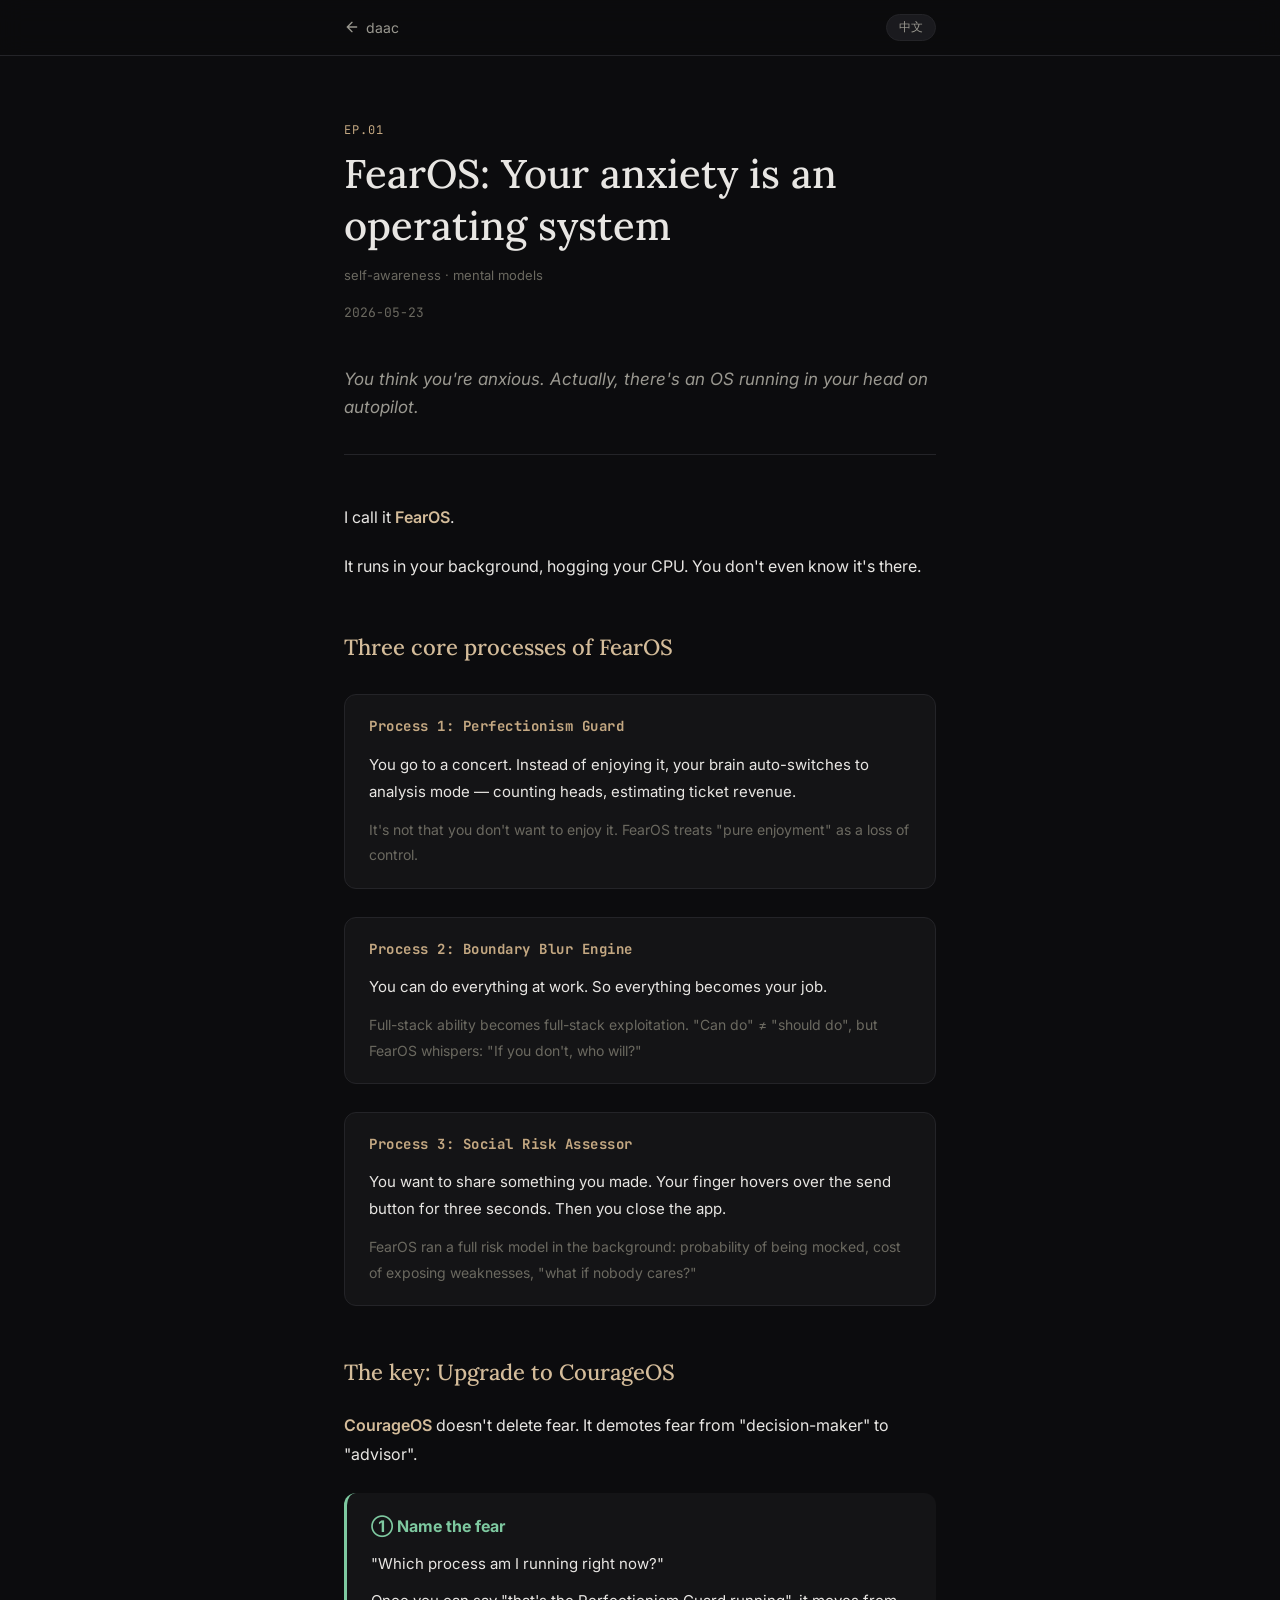
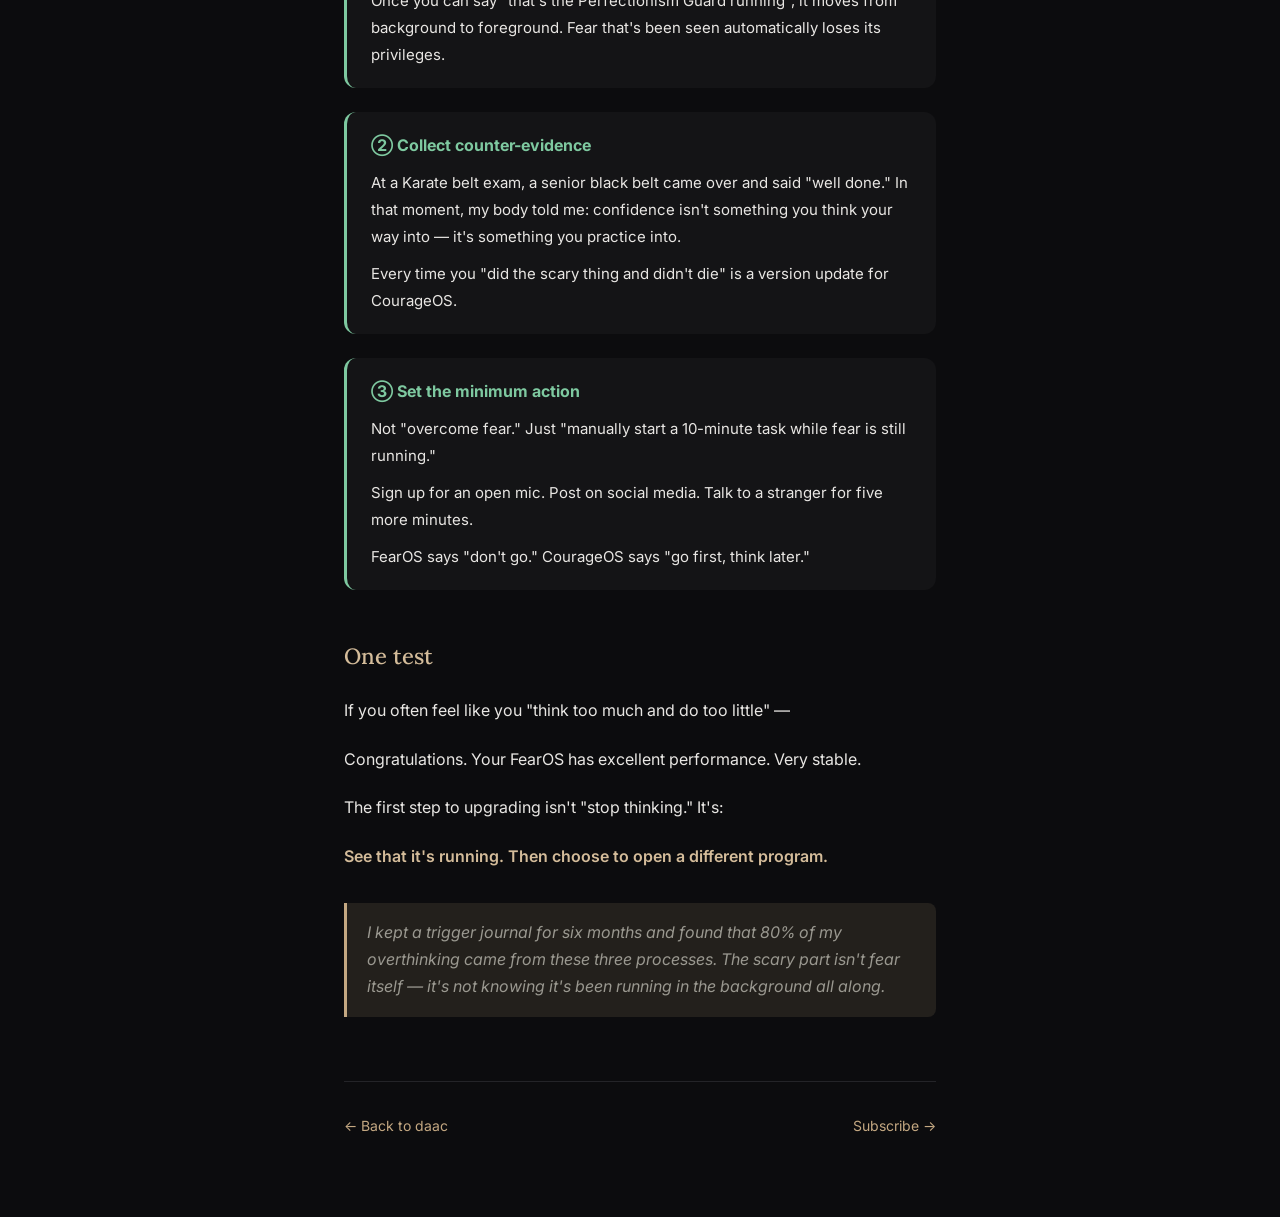
<file: writing/fearos.html>
<!DOCTYPE html>
<html lang="en">
<head>
  <meta charset="UTF-8">
  <meta name="viewport" content="width=device-width, initial-scale=1.0">
  <title>FearOS — daac</title>
  <link rel="preconnect" href="https://fonts.googleapis.com">
  <link rel="preconnect" href="https://fonts.gstatic.com" crossorigin>
  <link href="https://fonts.googleapis.com/css2?family=Lora:ital,wght@0,400;0,500;0,600;1,400&family=Inter:wght@300;400;500;600&family=JetBrains+Mono:wght@400&display=swap" rel="stylesheet">
  <style>
    * { margin: 0; padding: 0; box-sizing: border-box; }
    body.lang-en .i18n-zh { display: none !important; }
    body.lang-zh .i18n-en { display: none !important; }

    :root {
      --bg: #0c0c0e;
      --surface: #141416;
      --surface-2: #1a1a1e;
      --border: #242428;
      --text: #e8e6e3;
      --text-dim: #9a9890;
      --text-muted: #6b6960;
      --accent: #c4a882;
      --accent-light: #d4bc9a;
      --accent-dim: rgba(196, 168, 130, 0.12);
      --green: #7ec9a0;
      --serif: 'Lora', Georgia, serif;
      --sans: 'Inter', -apple-system, sans-serif;
      --mono: 'JetBrains Mono', monospace;
    }

    body {
      font-family: var(--sans);
      background: var(--bg);
      color: var(--text);
      line-height: 1.7;
      -webkit-font-smoothing: antialiased;
    }

    .container {
      max-width: 640px;
      margin: 0 auto;
      padding: 0 24px;
    }

    /* Nav */
    nav {
      position: fixed;
      top: 0; left: 0; right: 0;
      z-index: 100;
      background: rgba(12,12,14,0.85);
      backdrop-filter: blur(12px);
      border-bottom: 1px solid var(--border);
      padding: 14px 0;
    }
    nav .container {
      display: flex;
      align-items: center;
      justify-content: space-between;
    }
    .nav-back {
      color: var(--text-dim);
      text-decoration: none;
      font-size: 14px;
      display: flex;
      align-items: center;
      gap: 6px;
      transition: color 0.2s;
    }
    .nav-back:hover { color: var(--accent); }
    .nav-back svg { width: 16px; height: 16px; }

    .lang-toggle {
      background: var(--surface-2);
      border: 1px solid var(--border);
      color: var(--text-dim);
      padding: 4px 12px;
      border-radius: 20px;
      font-size: 12px;
      cursor: pointer;
      font-family: var(--sans);
      transition: all 0.2s;
    }
    .lang-toggle:hover {
      color: var(--accent);
      border-color: var(--accent);
    }

    /* Article */
    article {
      padding: 120px 0 80px;
    }

    .article-meta {
      margin-bottom: 40px;
    }
    .article-ep {
      font-family: var(--mono);
      font-size: 12px;
      color: var(--accent);
      letter-spacing: 1px;
      margin-bottom: 8px;
    }
    .article-tags {
      font-size: 13px;
      color: var(--text-muted);
      margin-bottom: 16px;
    }
    .article-date {
      font-size: 13px;
      color: var(--text-muted);
      font-family: var(--mono);
    }

    h1 {
      font-family: var(--serif);
      font-size: clamp(28px, 5vw, 40px);
      font-weight: 500;
      line-height: 1.3;
      margin-bottom: 12px;
      color: var(--text);
    }

    .article-hook {
      font-size: 17px;
      color: var(--text-dim);
      font-style: italic;
      margin-bottom: 48px;
      padding-bottom: 32px;
      border-bottom: 1px solid var(--border);
    }

    /* Content */
    .article-body h2 {
      font-family: var(--serif);
      font-size: 22px;
      font-weight: 500;
      color: var(--accent-light);
      margin: 48px 0 20px;
    }

    .article-body p {
      margin-bottom: 20px;
      font-size: 16px;
      line-height: 1.8;
    }

    .article-body strong {
      color: var(--accent-light);
      font-weight: 600;
    }

    .article-body blockquote {
      border-left: 3px solid var(--accent);
      padding: 16px 20px;
      margin: 32px 0;
      background: var(--accent-dim);
      border-radius: 0 8px 8px 0;
      font-style: italic;
      color: var(--text-dim);
    }

    .process-block {
      margin: 28px 0;
      padding: 20px 24px;
      background: var(--surface);
      border-radius: 12px;
      border: 1px solid var(--border);
    }
    .process-block h3 {
      font-family: var(--mono);
      font-size: 14px;
      color: var(--accent);
      margin-bottom: 12px;
      letter-spacing: 0.5px;
    }
    .process-block p {
      margin-bottom: 12px;
      font-size: 15px;
    }
    .process-block p:last-child { margin-bottom: 0; }
    .process-block .dim {
      color: var(--text-muted);
      font-size: 14px;
    }

    .step-block {
      margin: 24px 0;
      padding: 20px 24px;
      background: var(--surface);
      border-radius: 12px;
      border-left: 3px solid var(--green);
    }
    .step-block h3 {
      font-size: 16px;
      color: var(--green);
      margin-bottom: 10px;
    }
    .step-block p {
      font-size: 15px;
      margin-bottom: 10px;
    }
    .step-block p:last-child { margin-bottom: 0; }

    /* Footer */
    .article-footer {
      margin-top: 64px;
      padding-top: 32px;
      border-top: 1px solid var(--border);
      display: flex;
      justify-content: space-between;
      align-items: center;
    }
    .article-footer a {
      color: var(--accent);
      text-decoration: none;
      font-size: 14px;
    }
    .article-footer a:hover { text-decoration: underline; }

    .share-hint {
      font-size: 13px;
      color: var(--text-muted);
      margin-top: 16px;
    }

    @media (max-width: 600px) {
      .container { padding: 0 16px; }
      article { padding: 100px 0 60px; }
    }
  </style>
</head>
<body class="lang-en">

  <nav>
    <div class="container">
      <a class="nav-back" href="/">
        <svg viewBox="0 0 24 24" fill="none" stroke="currentColor" stroke-width="2" stroke-linecap="round"><path d="M19 12H5M12 5l-7 7 7 7"/></svg>
        <span>daac</span>
      </a>
      <button class="lang-toggle" id="langToggle" aria-label="Switch language">
        <span class="i18n-en">中文</span><span class="i18n-zh">EN</span>
      </button>
    </div>
  </nav>

  <div class="container">
    <article>
      <div class="article-meta">
        <div class="article-ep">EP.01</div>
        <h1>
          <span class="i18n-en">FearOS: Your anxiety is an operating system</span>
          <span class="i18n-zh">FearOS：你的内耗，其实是一套操作系统</span>
        </h1>
        <div class="article-tags">
          <span class="i18n-en">self-awareness · mental models</span>
          <span class="i18n-zh">自我认知 · 思维模型</span>
        </div>
        <div class="article-date">2026-05-23</div>
      </div>

      <p class="article-hook">
        <span class="i18n-en">You think you're anxious. Actually, there's an OS running in your head on autopilot.</span>
        <span class="i18n-zh">你以为你在焦虑。其实是脑子里有个操作系统在自动运行。</span>
      </p>

      <div class="article-body">

        <p>
          <span class="i18n-en">I call it <strong>FearOS</strong>.</span>
          <span class="i18n-zh">我把它叫 <strong>FearOS</strong>。</span>
        </p>
        <p>
          <span class="i18n-en">It runs in your background, hogging your CPU. You don't even know it's there.</span>
          <span class="i18n-zh">它运行在你的后台，占用大量 CPU，你甚至不知道它在跑。</span>
        </p>

        <h2>
          <span class="i18n-en">Three core processes of FearOS</span>
          <span class="i18n-zh">FearOS 的三个核心进程</span>
        </h2>

        <div class="process-block">
          <h3>
            <span class="i18n-en">Process 1: Perfectionism Guard</span>
            <span class="i18n-zh">进程 1：完美主义守护</span>
          </h3>
          <p>
            <span class="i18n-en">You go to a concert. Instead of enjoying it, your brain auto-switches to analysis mode — counting heads, estimating ticket revenue.</span>
            <span class="i18n-zh">去听演唱会，全程在数人头、算票价、估收入。</span>
          </p>
          <p class="dim">
            <span class="i18n-en">It's not that you don't want to enjoy it. FearOS treats "pure enjoyment" as a loss of control.</span>
            <span class="i18n-zh">不是不想享受，是大脑自动切成了分析模式——因为"纯粹享受"在 FearOS 看来是一种失控。</span>
          </p>
        </div>

        <div class="process-block">
          <h3>
            <span class="i18n-en">Process 2: Boundary Blur Engine</span>
            <span class="i18n-zh">进程 2：边界模糊引擎</span>
          </h3>
          <p>
            <span class="i18n-en">You can do everything at work. So everything becomes your job.</span>
            <span class="i18n-zh">工作里什么都会做，结果什么都是你的活。</span>
          </p>
          <p class="dim">
            <span class="i18n-en">Full-stack ability becomes full-stack exploitation. "Can do" ≠ "should do", but FearOS whispers: "If you don't, who will?"</span>
            <span class="i18n-zh">全栈能力变成全栈压榨。会做≠该做，但 FearOS 会说："你不做谁做？"</span>
          </p>
        </div>

        <div class="process-block">
          <h3>
            <span class="i18n-en">Process 3: Social Risk Assessor</span>
            <span class="i18n-zh">进程 3：社交风险评估</span>
          </h3>
          <p>
            <span class="i18n-en">You want to share something you made. Your finger hovers over the send button for three seconds. Then you close the app.</span>
            <span class="i18n-zh">想分享自己做的东西，手指悬在发送键上三秒，退出。</span>
          </p>
          <p class="dim">
            <span class="i18n-en">FearOS ran a full risk model in the background: probability of being mocked, cost of exposing weaknesses, "what if nobody cares?"</span>
            <span class="i18n-zh">FearOS 在后台运行了一整套风险模型：被嘲笑的概率、暴露不足的代价、"万一没人看呢"。</span>
          </p>
        </div>

        <h2>
          <span class="i18n-en">The key: Upgrade to CourageOS</span>
          <span class="i18n-zh">重点来了：升级到 CourageOS</span>
        </h2>

        <p>
          <span class="i18n-en"><strong>CourageOS</strong> doesn't delete fear. It demotes fear from "decision-maker" to "advisor".</span>
          <span class="i18n-zh"><strong>CourageOS</strong> 不是删掉恐惧。是把恐惧从"决策者"降级为"顾问"。</span>
        </p>

        <div class="step-block">
          <h3>
            <span class="i18n-en">① Name the fear</span>
            <span class="i18n-zh">① 给恐惧命名</span>
          </h3>
          <p>
            <span class="i18n-en">"Which process am I running right now?"</span>
            <span class="i18n-zh">"我现在在跑哪个进程？"</span>
          </p>
          <p>
            <span class="i18n-en">Once you can say "that's the Perfectionism Guard running", it moves from background to foreground. Fear that's been seen automatically loses its privileges.</span>
            <span class="i18n-zh">一旦你能说出"这是完美主义守护在跑"，它就从后台弹到了前台。被看见的恐惧会自动降权。</span>
          </p>
        </div>

        <div class="step-block">
          <h3>
            <span class="i18n-en">② Collect counter-evidence</span>
            <span class="i18n-zh">② 收集反向证据</span>
          </h3>
          <p>
            <span class="i18n-en">At a Karate belt exam, a senior black belt came over and said "well done." In that moment, my body told me: confidence isn't something you think your way into — it's something you practice into.</span>
            <span class="i18n-zh">空手道升级考试，考完一个高段位的人主动来说"做得很好"。那一刻身体告诉我：自信不是想通的，是练出来的。</span>
          </p>
          <p>
            <span class="i18n-en">Every time you "did the scary thing and didn't die" is a version update for CourageOS.</span>
            <span class="i18n-zh">每一次"做了怕做的事但没死"，都是 CourageOS 的一次版本更新。</span>
          </p>
        </div>

        <div class="step-block">
          <h3>
            <span class="i18n-en">③ Set the minimum action</span>
            <span class="i18n-zh">③ 设置最小行动</span>
          </h3>
          <p>
            <span class="i18n-en">Not "overcome fear." Just "manually start a 10-minute task while fear is still running."</span>
            <span class="i18n-zh">不是"克服恐惧"。是"在恐惧还在运行的时候，手动启动一个 10 分钟的小任务"。</span>
          </p>
          <p>
            <span class="i18n-en">Sign up for an open mic. Post on social media. Talk to a stranger for five more minutes.</span>
            <span class="i18n-zh">报名一个脱口秀 open mic。发一条朋友圈。跟新认识的人多聊五分钟。</span>
          </p>
          <p>
            <span class="i18n-en">FearOS says "don't go." CourageOS says "go first, think later."</span>
            <span class="i18n-zh">FearOS 说"别去"。CourageOS 说"去了再说"。</span>
          </p>
        </div>

        <h2>
          <span class="i18n-en">One test</span>
          <span class="i18n-zh">一个判断标准</span>
        </h2>

        <p>
          <span class="i18n-en">If you often feel like you "think too much and do too little" —</span>
          <span class="i18n-zh">如果你经常觉得自己"想太多做太少"——</span>
        </p>
        <p>
          <span class="i18n-en">Congratulations. Your FearOS has excellent performance. Very stable.</span>
          <span class="i18n-zh">恭喜，你的 FearOS 性能很好，运行非常稳定。</span>
        </p>
        <p>
          <span class="i18n-en">The first step to upgrading isn't "stop thinking." It's:</span>
          <span class="i18n-zh">升级的第一步不是"别想了"，而是：</span>
        </p>
        <p>
          <span class="i18n-en"><strong>See that it's running. Then choose to open a different program.</strong></span>
          <span class="i18n-zh"><strong>看见它在跑，然后选择打开另一个程序。</strong></span>
        </p>

        <blockquote>
          <span class="i18n-en">I kept a trigger journal for six months and found that 80% of my overthinking came from these three processes. The scary part isn't fear itself — it's not knowing it's been running in the background all along.</span>
          <span class="i18n-zh">我记了半年的 trigger journal，发现自己 80% 的内耗都来自这三个进程。可怕的不是恐惧本身，是你不知道它一直在后台运行。</span>
        </blockquote>

      </div>

      <div class="article-footer">
        <a href="/">← <span class="i18n-en">Back to daac</span><span class="i18n-zh">回到 daac</span></a>
        <a href="https://daaclab.substack.com/" target="_blank" rel="noopener"><span class="i18n-en">Subscribe</span><span class="i18n-zh">订阅</span> →</a>
      </div>

    </article>
  </div>

  <script>
    (function() {
      var stored = localStorage.getItem('daac-lang');
      var lang = stored || (navigator.language.startsWith('zh') ? 'zh' : 'en');
      document.body.classList.add('lang-' + lang);
      var toggle = document.getElementById('langToggle');
      toggle.addEventListener('click', function() {
        var isEn = document.body.classList.contains('lang-en');
        document.body.classList.remove('lang-en', 'lang-zh');
        document.body.classList.add(isEn ? 'lang-zh' : 'lang-en');
        localStorage.setItem('daac-lang', isEn ? 'zh' : 'en');
      });
    })();
  </script>

</body>
</html>
</file>
<file: brand/tokens.css>
/* ============================================================
   南山 / 夜山 — the one place these values are decided.
   Canonical source. Signal Flow, 瞭望鸡 and the personal site
   all read from here; nothing redefines a value of its own.
   Reasoning lives in BRAND.md next to this file.
   ============================================================ */

:root {
  /* --- 南山 · the light ground -----------------------------
     Rice paper, not printer white. A warm ground is what makes
     thin ink read as ink rather than as grey. Radix sand 2:
     chosen over pure white, sand 1 and brown 2 by seamless
     comparison — these differ by ΔOKLab 0.002–0.005 and only
     an unbroken seam makes the difference visible at all. */
  --bg:        #f9f9f8;   /* sand 2  */
  --paper:     #fdfdfc;   /* sand 1 — the sheet, not the room */
  --fg:        #1d3e56;
  --muted:     #63635e;   /* sand 11 */

  /* Radix alpha steps, derived: each composites over step 1 to
     the opaque step it is named for. Opaque would have sealed
     the ink wash under every card. */
  --surface:   rgba(0,0,0,0.016);
  --faint:     rgba(0,0,0,0.052);
  --border:    rgba(0,0,0,0.151);

  /* Paper underfoot, sky on it: the blue is the thing you look
     at, not the thing you stand on. sky 11, not 9 — 9 is a
     surface colour, white on it is 3.26:1. */
  --accent:      #00749e;
  --accent-soft: rgba(0,171,234,0.096);
  --green:       #2a7e3b;
  --green-soft:  rgba(0,142,0,0.072);
  --alarm:       #c0481f;   /* terracotta, not a siren */

  /* A translucent panel laid over something else — a wallpaper, an ink
     wash, a page. Derived from --bg, never from --paper: --paper is the
     colour of a sheet, and in 夜山 that is a light tan. A panel built from
     it renders a pale slab in a dark room. */
  --pane:  rgba(255,253,249,0.72);

  --font:  -apple-system, BlinkMacSystemFont, 'Segoe UI', system-ui, sans-serif;
  --mono:  ui-monospace, SFMono-Regular, Menlo, monospace;
  --r:     11px;
  --ease:  cubic-bezier(.2,0,0,1);

  /* Three sizes on a page. Not a guideline — a count. */
  --t1: 11px;   /* meta, labels   */
  --t2: 13px;   /* body           */
  --t3: 17px;   /* the one title  */
}

/* --- 夜山 · the dark ground --------------------------------
   Not an inversion. The ink wash needs several times the
   opacity it needs on paper, the accent moves from sky 11 to
   sky 10, and --paper becomes the colour of a real sheet lying
   in a dark room (#b9b6af) rather than a dark rectangle —
   a crumpled page is not black just because the room is. */
@media (prefers-color-scheme: dark) {
  :root:not([data-theme="light"]) {
    --bg:        #111113;
    --paper:     #b9b6af;
    --fg:        #eeeeec;
    --muted:     #b0b4ba;
    --surface:   rgba(255,255,255,0.034);
    --faint:     rgba(255,255,255,0.076);
    --border:    rgba(255,255,255,0.186);
    --accent:      #75c7f0;
    --accent-soft: rgba(0,166,255,0.099);
    --green:       #71d083;
    --green-soft:  rgba(0,166,80,0.14);
    --alarm:       #ff9478;   /* #c0481f is 2.48:1 here — unusable */
    --pane:        rgba(24,29,33,0.55);
  }
}
:root[data-theme="dark"] {
  --bg:#111113; --paper:#b9b6af; --fg:#eeeeec; --muted:#b0b4ba;
  --surface:rgba(255,255,255,0.034);
  --faint:rgba(255,255,255,0.076);
  --border:rgba(255,255,255,0.186);
  --accent:#75c7f0; --accent-soft:rgba(0,166,255,0.099);
  --green:#71d083;  --green-soft:rgba(0,166,80,0.14);
  --alarm:#ff9478;
  --pane:rgba(24,29,33,0.55);
}
</file>
